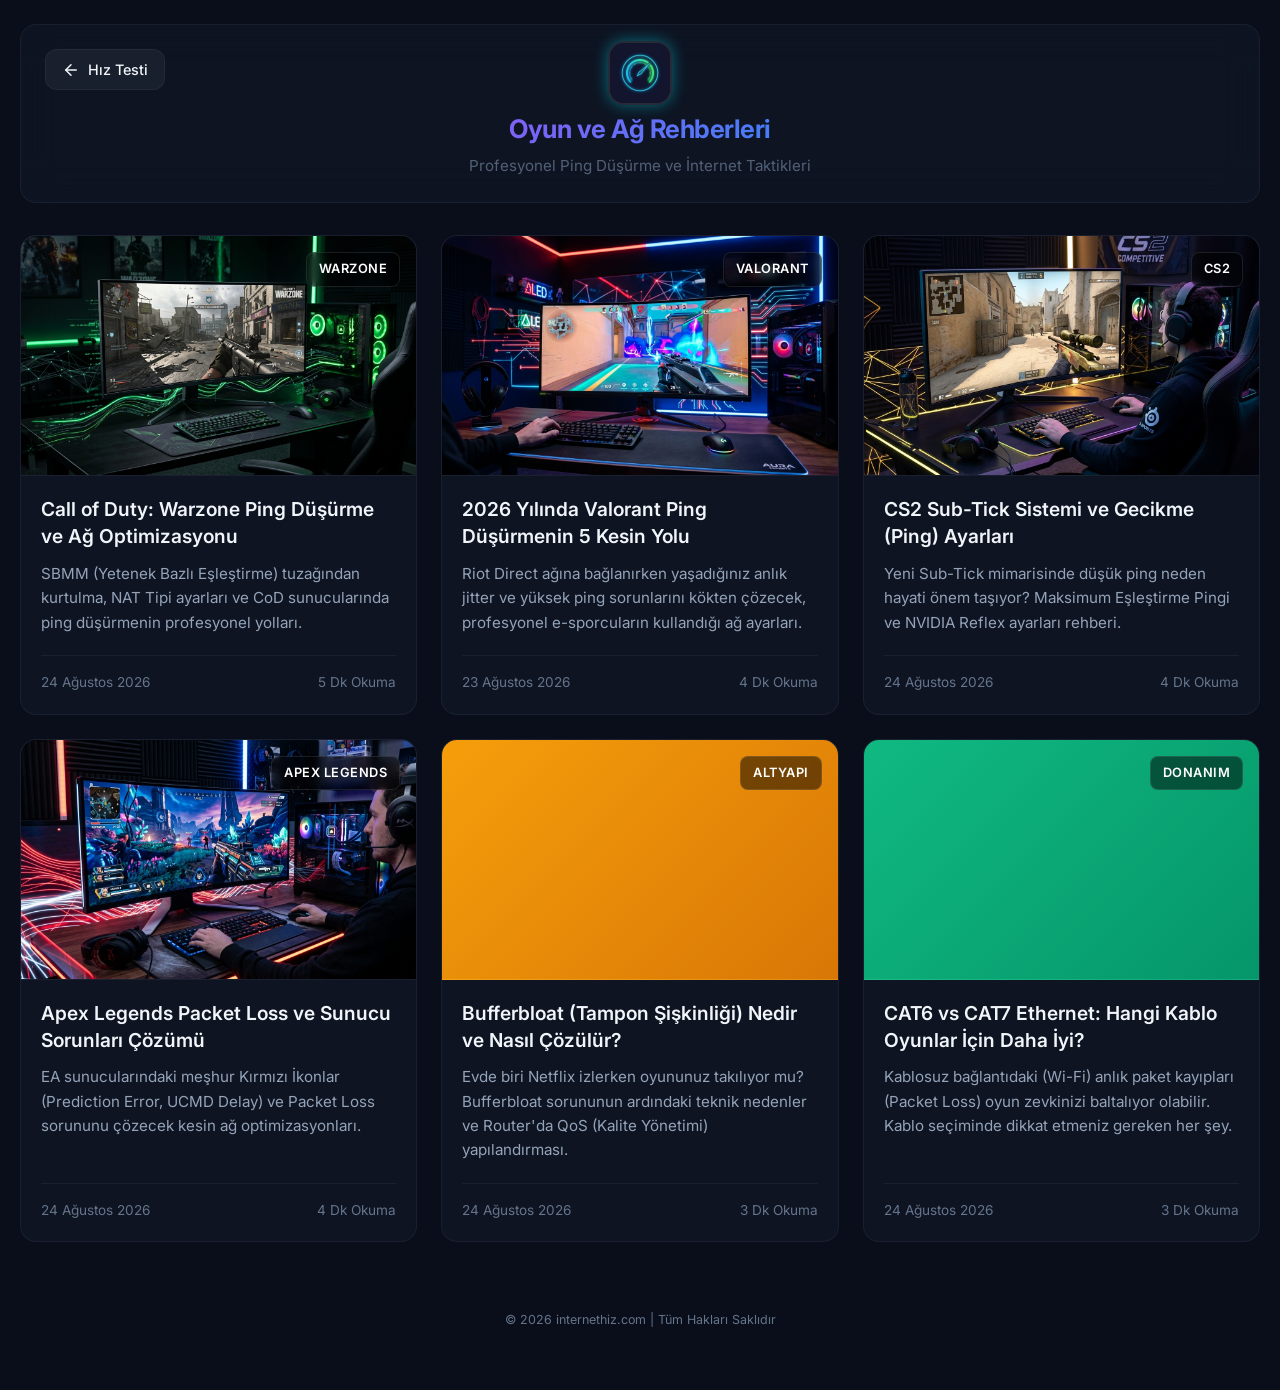
<file: blog/index.html>
<!DOCTYPE html>
<html lang="tr">
<head>
    <meta charset="UTF-8">
    <meta name="viewport" content="width=device-width, initial-scale=1.0">
    <title>Oyun ve İnternet Rehberleri - internethiz.com</title>
    <meta name="description" content="Valorant, CS2, Warzone ve diğer popüler oyunlarda ping düşürme taktikleri, internet hızlandırma rehberleri ve modem ayarları.">
    
    <link rel="preconnect" href="https://fonts.googleapis.com">
    <link rel="preconnect" href="https://fonts.gstatic.com" crossorigin>
    <link href="https://fonts.googleapis.com/css2?family=Inter:wght@300;400;500;600;700;800;900&display=swap" rel="stylesheet">
    <link rel="stylesheet" href="../style.v2.css">
    <link rel="stylesheet" href="blog.v2.css">
</head>
<body>
    <div class="blog-container">
        <!-- Header -->
        <header class="app-header" style="position: relative; flex-direction: column; align-items: center; justify-content: center; text-align: center; padding: 1.5rem 1rem;">
            
            <div style="position: absolute; top: 1.5rem; left: 1.5rem;">
                <a href="../" class="btn-back">
                    <svg width="18" height="18" viewBox="0 0 24 24" fill="none" stroke="currentColor" stroke-width="2" stroke-linecap="round" stroke-linejoin="round">
                        <line x1="19" y1="12" x2="5" y2="12"></line>
                        <polyline points="12 19 5 12 12 5"></polyline>
                    </svg>
                    <span>Hız Testi</span>
                </a>
            </div>

            <div class="logo-icon" style="background: none; padding: 0; margin-bottom: 12px;">
                <img src="../logo.jpg" alt="internethiz.com Logo" style="width: 64px; height: 64px; border-radius: 16px; object-fit: cover; box-shadow: 0 0 15px rgba(0, 242, 254, 0.4); border: 2px solid rgba(255, 255, 255, 0.1);">
            </div>
            <div>
                <h1 class="app-title" style="font-size: 1.6rem; letter-spacing: -0.5px; background: linear-gradient(135deg, #8b5cf6 0%, #3b82f6 100%); -webkit-background-clip: text; -webkit-text-fill-color: transparent;">Oyun ve Ağ Rehberleri</h1>
                <p class="app-subtitle" style="font-size: 0.95rem; opacity: 0.8; margin-top: 4px;">Profesyonel Ping Düşürme ve İnternet Taktikleri</p>
            </div>
        </header>

        <!-- Blog Grid -->
        <section class="blog-grid">
            
            <!-- Article Card 1: Warzone -->
            <a href="warzone-ping-dusurme.html" class="blog-card">
                <div class="blog-card-image" style="background: url('warzone_header.jpg') center/cover no-repeat; border-bottom: 1px solid rgba(255,255,255,0.05);">
                    <span class="blog-category">Warzone</span>
                </div>
                <div class="blog-card-content">
                    <h2 class="blog-card-title">Call of Duty: Warzone Ping Düşürme ve Ağ Optimizasyonu</h2>
                    <p class="blog-card-excerpt">SBMM (Yetenek Bazlı Eşleştirme) tuzağından kurtulma, NAT Tipi ayarları ve CoD sunucularında ping düşürmenin profesyonel yolları.</p>
                    <div class="blog-card-footer">
                        <span class="blog-date">24 Ağustos 2026</span>
                        <span class="blog-read-time">5 Dk Okuma</span>
                    </div>
                </div>
            </a>

            <!-- Article Card 2: Valorant -->
            <a href="valorant-ping-dusurme.html" class="blog-card">
                <div class="blog-card-image" style="background: url('valorant_header.jpg') center/cover no-repeat; border-bottom: 1px solid rgba(255,255,255,0.05);">
                    <span class="blog-category">Valorant</span>
                </div>
                <div class="blog-card-content">
                    <h2 class="blog-card-title">2026 Yılında Valorant Ping Düşürmenin 5 Kesin Yolu</h2>
                    <p class="blog-card-excerpt">Riot Direct ağına bağlanırken yaşadığınız anlık jitter ve yüksek ping sorunlarını kökten çözecek, profesyonel e-sporcuların kullandığı ağ ayarları.</p>
                    <div class="blog-card-footer">
                        <span class="blog-date">23 Ağustos 2026</span>
                        <span class="blog-read-time">4 Dk Okuma</span>
                    </div>
                </div>
            </a>

            <!-- Article Card 3: CS2 -->
            <a href="cs2-gecikme-sorunu.html" class="blog-card">
                <div class="blog-card-image" style="background: url('cs2_header.jpg') center/cover no-repeat; border-bottom: 1px solid rgba(255,255,255,0.05);">
                    <span class="blog-category">CS2</span>
                </div>
                <div class="blog-card-content">
                    <h2 class="blog-card-title">CS2 Sub-Tick Sistemi ve Gecikme (Ping) Ayarları</h2>
                    <p class="blog-card-excerpt">Yeni Sub-Tick mimarisinde düşük ping neden hayati önem taşıyor? Maksimum Eşleştirme Pingi ve NVIDIA Reflex ayarları rehberi.</p>
                    <div class="blog-card-footer">
                        <span class="blog-date">24 Ağustos 2026</span>
                        <span class="blog-read-time">4 Dk Okuma</span>
                    </div>
                </div>
            </a>

            <!-- Article Card 4: Apex Legends -->
            <a href="apex-legends-packet-loss.html" class="blog-card">
                <div class="blog-card-image" style="background: url('apex_header.jpg') center/cover no-repeat; border-bottom: 1px solid rgba(255,255,255,0.05);">
                    <span class="blog-category">Apex Legends</span>
                </div>
                <div class="blog-card-content">
                    <h2 class="blog-card-title">Apex Legends Packet Loss ve Sunucu Sorunları Çözümü</h2>
                    <p class="blog-card-excerpt">EA sunucularındaki meşhur Kırmızı İkonlar (Prediction Error, UCMD Delay) ve Packet Loss sorununu çözecek kesin ağ optimizasyonları.</p>
                    <div class="blog-card-footer">
                        <span class="blog-date">24 Ağustos 2026</span>
                        <span class="blog-read-time">4 Dk Okuma</span>
                    </div>
                </div>
            </a>

            <!-- Article Card 5: Bufferbloat -->
            <a href="bufferbloat-cozumu.html" class="blog-card">
                <div class="blog-card-image" style="background: linear-gradient(135deg, #f59e0b 0%, #d97706 100%); border-bottom: 1px solid rgba(255,255,255,0.05);">
                    <span class="blog-category">Altyapı</span>
                </div>
                <div class="blog-card-content">
                    <h2 class="blog-card-title">Bufferbloat (Tampon Şişkinliği) Nedir ve Nasıl Çözülür?</h2>
                    <p class="blog-card-excerpt">Evde biri Netflix izlerken oyununuz takılıyor mu? Bufferbloat sorununun ardındaki teknik nedenler ve Router'da QoS (Kalite Yönetimi) yapılandırması.</p>
                    <div class="blog-card-footer">
                        <span class="blog-date">24 Ağustos 2026</span>
                        <span class="blog-read-time">3 Dk Okuma</span>
                    </div>
                </div>
            </a>

            <!-- Article Card 6: Ethernet -->
            <a href="cat6-vs-cat7-oyun.html" class="blog-card">
                <div class="blog-card-image" style="background: linear-gradient(135deg, #10b981 0%, #059669 100%); border-bottom: 1px solid rgba(255,255,255,0.05);">
                    <span class="blog-category">Donanım</span>
                </div>
                <div class="blog-card-content">
                    <h2 class="blog-card-title">CAT6 vs CAT7 Ethernet: Hangi Kablo Oyunlar İçin Daha İyi?</h2>
                    <p class="blog-card-excerpt">Kablosuz bağlantıdaki (Wi-Fi) anlık paket kayıpları (Packet Loss) oyun zevkinizi baltalıyor olabilir. Kablo seçiminde dikkat etmeniz gereken her şey.</p>
                    <div class="blog-card-footer">
                        <span class="blog-date">24 Ağustos 2026</span>
                        <span class="blog-read-time">3 Dk Okuma</span>
                    </div>
                </div>
            </a>

        </section>

        <!-- Footer -->
        <footer class="app-footer" style="margin-top: 48px;">
            <p>&copy; 2026 internethiz.com | Tüm Hakları Saklıdır</p>
        </footer>
    </div>
</body>
</html>
</file>
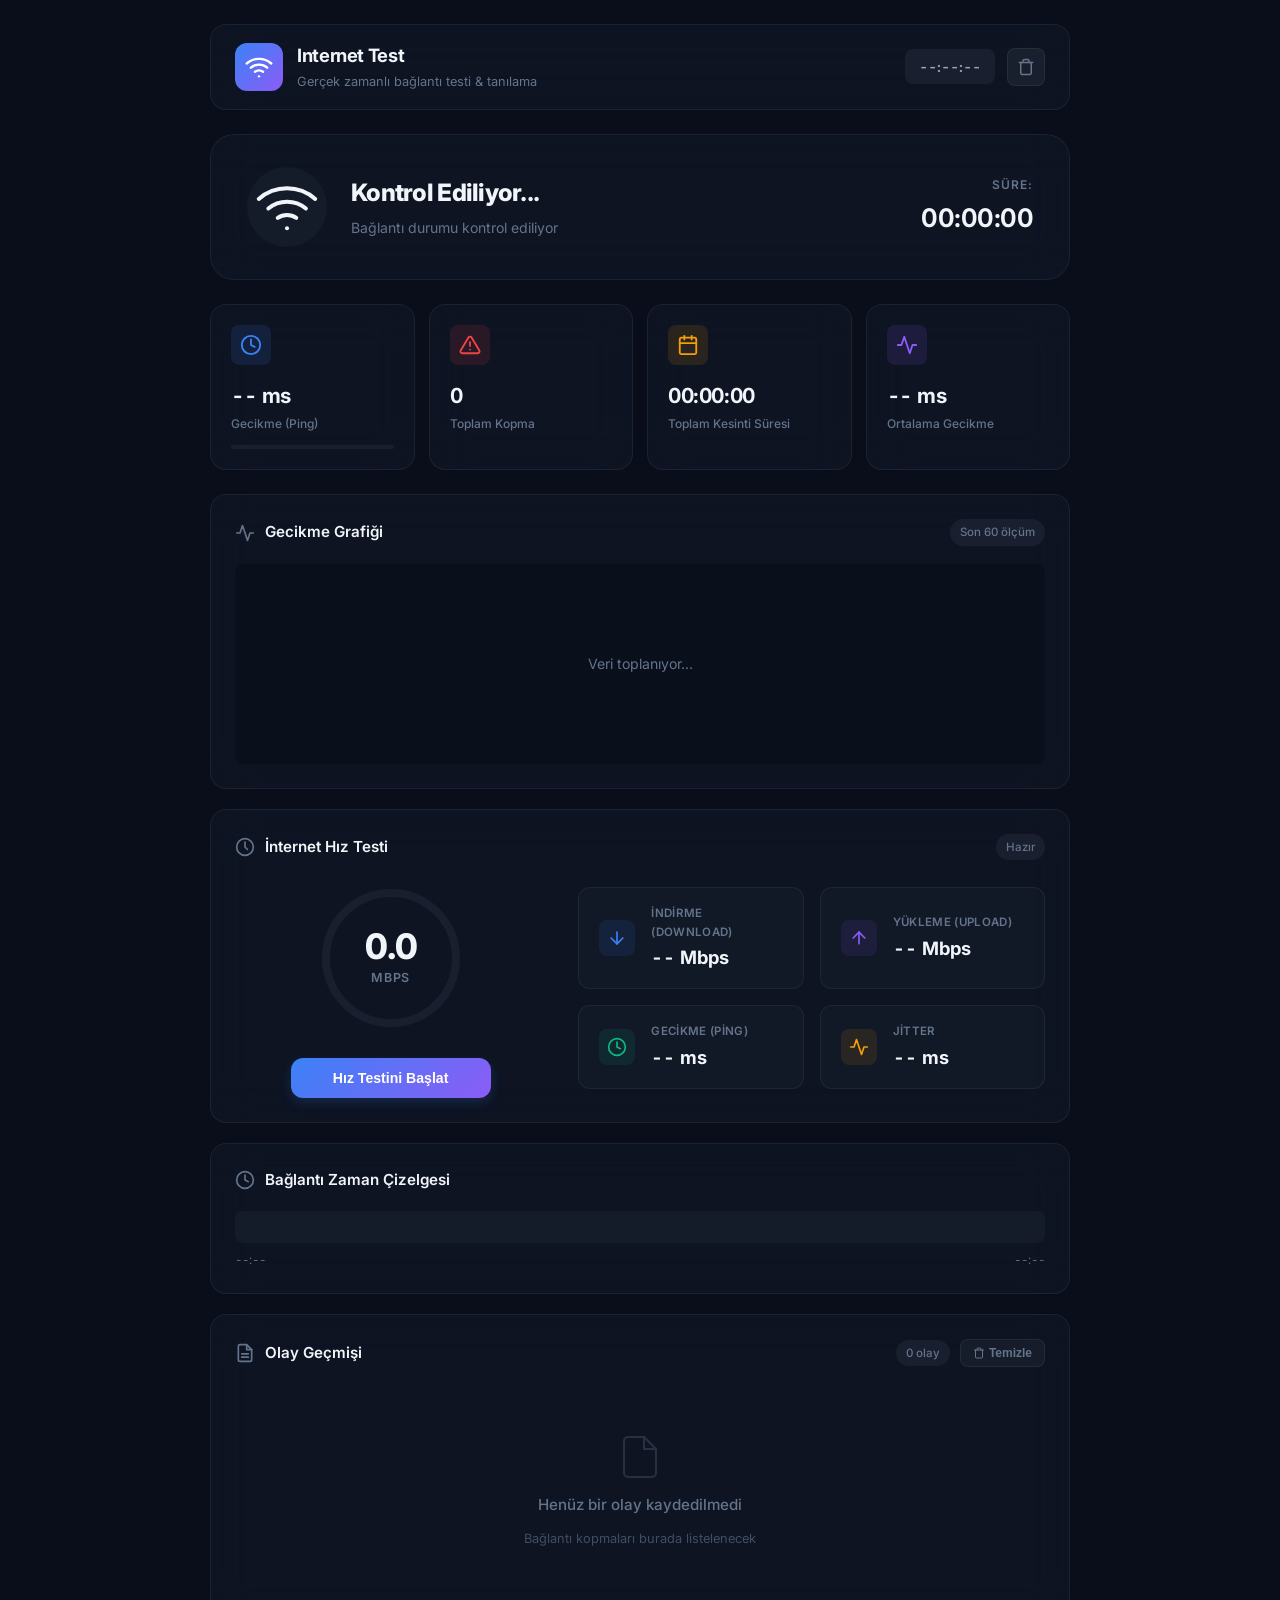
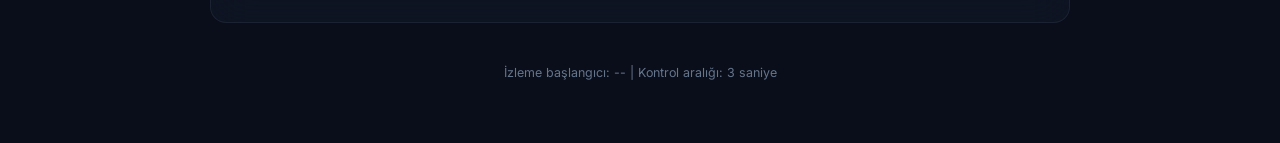
<file: installer/app/index.html>
<!DOCTYPE html>
<html lang="tr">
<head>
    <meta charset="UTF-8">
    <meta name="viewport" content="width=device-width, initial-scale=1.0, maximum-scale=1.0, user-scalable=no, viewport-fit=cover">
    <title>Internet Test</title>
    <meta name="description" content="Gerçek zamanlı internet bağlantı testi, kopma tespiti ve tanılama">

    <!-- PWA -->
    <link rel="manifest" href="manifest.json">
    <meta name="theme-color" content="#0a0e1a">
    <meta name="mobile-web-app-capable" content="yes">

    <!-- iOS PWA -->
    <meta name="apple-mobile-web-app-capable" content="yes">
    <meta name="apple-mobile-web-app-status-bar-style" content="black-translucent">
    <meta name="apple-mobile-web-app-title" content="Internet Test">
    <link rel="apple-touch-icon" href="icon-512.png">

    <!-- Fonts -->
    <link rel="preconnect" href="https://fonts.googleapis.com">
    <link rel="preconnect" href="https://fonts.gstatic.com" crossorigin>
    <link href="https://fonts.googleapis.com/css2?family=Inter:wght@300;400;500;600;700;800;900&display=swap" rel="stylesheet">
    <link rel="stylesheet" href="style.css">
</head>
<body>
    <div class="app-container">
        <!-- Animated background particles -->
        <div class="bg-particles" id="bgParticles"></div>

        <!-- Header -->
        <header class="app-header">
            <div class="header-left">
                <div class="logo-icon">
                    <svg width="28" height="28" viewBox="0 0 24 24" fill="none" stroke="currentColor" stroke-width="2" stroke-linecap="round" stroke-linejoin="round">
                        <path d="M5 12.55a11 11 0 0 1 14.08 0"/>
                        <path d="M1.42 9a16 16 0 0 1 21.16 0"/>
                        <path d="M8.53 16.11a6 6 0 0 1 6.95 0"/>
                        <line x1="12" y1="20" x2="12.01" y2="20"/>
                    </svg>
                </div>
                <div>
                    <h1 class="app-title">Internet Test</h1>
                    <p class="app-subtitle">Gerçek zamanlı bağlantı testi & tanılama</p>
                </div>
            </div>
            <div class="header-right">
                <div class="header-clock" id="headerClock">--:--:--</div>
                <button class="btn-clear" id="btnClear" title="Geçmişi Temizle">
                    <svg width="18" height="18" viewBox="0 0 24 24" fill="none" stroke="currentColor" stroke-width="2" stroke-linecap="round" stroke-linejoin="round">
                        <polyline points="3 6 5 6 21 6"/>
                        <path d="M19 6v14a2 2 0 0 1-2 2H7a2 2 0 0 1-2-2V6m3 0V4a2 2 0 0 1 2-2h4a2 2 0 0 1 2 2v2"/>
                    </svg>
                </button>
            </div>
        </header>

        <!-- Main Status Card -->
        <section class="status-section">
            <div class="status-card" id="statusCard">
                <div class="status-glow" id="statusGlow"></div>
                <div class="status-icon-wrapper">
                    <div class="status-icon" id="statusIcon">
                        <div class="pulse-ring" id="pulseRing"></div>
                        <svg id="iconConnected" class="icon-svg" width="64" height="64" viewBox="0 0 24 24" fill="none" stroke="currentColor" stroke-width="1.5" stroke-linecap="round" stroke-linejoin="round">
                            <path d="M5 12.55a11 11 0 0 1 14.08 0"/>
                            <path d="M1.42 9a16 16 0 0 1 21.16 0"/>
                            <path d="M8.53 16.11a6 6 0 0 1 6.95 0"/>
                            <line x1="12" y1="20" x2="12.01" y2="20"/>
                        </svg>
                        <svg id="iconDisconnected" class="icon-svg hidden" width="64" height="64" viewBox="0 0 24 24" fill="none" stroke="currentColor" stroke-width="1.5" stroke-linecap="round" stroke-linejoin="round">
                            <line x1="1" y1="1" x2="23" y2="23"/>
                            <path d="M16.72 11.06A10.94 10.94 0 0 1 19 12.55"/>
                            <path d="M5 12.55a10.94 10.94 0 0 1 5.17-2.39"/>
                            <path d="M10.71 5.05A16 16 0 0 1 22.56 9"/>
                            <path d="M1.42 9a15.91 15.91 0 0 1 4.7-2.88"/>
                            <path d="M8.53 16.11a6 6 0 0 1 6.95 0"/>
                            <line x1="12" y1="20" x2="12.01" y2="20"/>
                        </svg>
                    </div>
                </div>
                <div class="status-text-wrapper">
                    <h2 class="status-label" id="statusLabel">Kontrol Ediliyor...</h2>
                    <p class="status-detail" id="statusDetail">Bağlantı durumu kontrol ediliyor</p>
                </div>
                <div class="status-uptime" id="statusUptime">
                    <span class="uptime-label">Süre:</span>
                    <span class="uptime-value" id="uptimeValue">00:00:00</span>
                </div>
            </div>
        </section>

        <!-- Stats Grid -->
        <section class="stats-grid">
            <div class="stat-card" id="statLatency">
                <div class="stat-icon latency-icon">
                    <svg width="22" height="22" viewBox="0 0 24 24" fill="none" stroke="currentColor" stroke-width="2" stroke-linecap="round" stroke-linejoin="round">
                        <circle cx="12" cy="12" r="10"/>
                        <polyline points="12 6 12 12 16 14"/>
                    </svg>
                </div>
                <div class="stat-content">
                    <span class="stat-value" id="latencyValue">-- ms</span>
                    <span class="stat-label">Gecikme (Ping)</span>
                </div>
                <div class="stat-bar">
                    <div class="stat-bar-fill latency-bar" id="latencyBar"></div>
                </div>
            </div>

            <div class="stat-card" id="statDisconnects">
                <div class="stat-icon disconnect-icon">
                    <svg width="22" height="22" viewBox="0 0 24 24" fill="none" stroke="currentColor" stroke-width="2" stroke-linecap="round" stroke-linejoin="round">
                        <path d="M10.29 3.86L1.82 18a2 2 0 0 0 1.71 3h16.94a2 2 0 0 0 1.71-3L13.71 3.86a2 2 0 0 0-3.42 0z"/>
                        <line x1="12" y1="9" x2="12" y2="13"/>
                        <line x1="12" y1="17" x2="12.01" y2="17"/>
                    </svg>
                </div>
                <div class="stat-content">
                    <span class="stat-value" id="disconnectCount">0</span>
                    <span class="stat-label">Toplam Kopma</span>
                </div>
            </div>

            <div class="stat-card" id="statTotalDown">
                <div class="stat-icon downtime-icon">
                    <svg width="22" height="22" viewBox="0 0 24 24" fill="none" stroke="currentColor" stroke-width="2" stroke-linecap="round" stroke-linejoin="round">
                        <rect x="3" y="4" width="18" height="18" rx="2" ry="2"/>
                        <line x1="16" y1="2" x2="16" y2="6"/>
                        <line x1="8" y1="2" x2="8" y2="6"/>
                        <line x1="3" y1="10" x2="21" y2="10"/>
                    </svg>
                </div>
                <div class="stat-content">
                    <span class="stat-value" id="totalDowntime">00:00:00</span>
                    <span class="stat-label">Toplam Kesinti Süresi</span>
                </div>
            </div>

            <div class="stat-card" id="statAvgLatency">
                <div class="stat-icon avg-icon">
                    <svg width="22" height="22" viewBox="0 0 24 24" fill="none" stroke="currentColor" stroke-width="2" stroke-linecap="round" stroke-linejoin="round">
                        <polyline points="22 12 18 12 15 21 9 3 6 12 2 12"/>
                    </svg>
                </div>
                <div class="stat-content">
                    <span class="stat-value" id="avgLatency">-- ms</span>
                    <span class="stat-label">Ortalama Gecikme</span>
                </div>
            </div>
        </section>

        <!-- Latency Chart -->
        <section class="chart-section">
            <div class="section-header">
                <h3 class="section-title">
                    <svg width="20" height="20" viewBox="0 0 24 24" fill="none" stroke="currentColor" stroke-width="2" stroke-linecap="round" stroke-linejoin="round">
                        <polyline points="22 12 18 12 15 21 9 3 6 12 2 12"/>
                    </svg>
                    Gecikme Grafiği
                </h3>
                <span class="section-badge" id="chartInterval">Son 60 ölçüm</span>
            </div>
            <div class="chart-container">
                <canvas id="latencyChart"></canvas>
                <div class="chart-overlay" id="chartOverlay">
                    <p>Veri toplanıyor...</p>
                </div>
            </div>
        </section>

        <!-- Speed Test Section -->
        <section class="speed-test-section">
            <div class="section-header">
                <h3 class="section-title">
                    <svg width="20" height="20" viewBox="0 0 24 24" fill="none" stroke="currentColor" stroke-width="2" stroke-linecap="round" stroke-linejoin="round">
                        <circle cx="12" cy="12" r="10"/>
                        <polyline points="12 6 12 12 15 15"/>
                    </svg>
                    İnternet Hız Testi
                </h3>
                <span class="section-badge" id="speedTestStatus">Hazır</span>
            </div>
            
            <div class="speed-test-container">
                <!-- Gauge / Progress Dial -->
                <div class="speed-gauge-wrapper">
                    <div class="speed-gauge" id="speedGauge">
                        <svg class="gauge-ring" width="150" height="150" viewBox="0 0 150 150">
                            <circle class="gauge-ring-background" cx="75" cy="75" r="65" stroke-width="8" fill="transparent"/>
                            <g class="gauge-spinner-group" id="gaugeSpinnerGroup">
                                <circle class="gauge-ring-fill" id="gaugeFill" cx="75" cy="75" r="65" stroke-width="8" fill="transparent" stroke-dasharray="408" stroke-dashoffset="408"/>
                            </g>
                        </svg>
                        <div class="gauge-content">
                            <span class="gauge-value" id="gaugeValue">0.0</span>
                            <span class="gauge-unit" id="gaugeUnit">Mbps</span>
                        </div>
                    </div>
                    <button class="btn-speed-test" id="btnStartSpeedTest">Hız Testini Başlat</button>
                </div>
                
                <!-- Metrics Grid -->
                <div class="speed-metrics">
                    <div class="speed-metric-card" id="metricDownload">
                        <div class="metric-icon download">
                            <svg width="20" height="20" viewBox="0 0 24 24" fill="none" stroke="currentColor" stroke-width="2" stroke-linecap="round" stroke-linejoin="round">
                                <line x1="12" y1="5" x2="12" y2="19"/>
                                <polyline points="19 12 12 19 5 12"/>
                            </svg>
                        </div>
                        <div class="metric-info">
                            <span class="metric-label">İndirme (Download)</span>
                            <span class="metric-value" id="speedDownload">-- Mbps</span>
                        </div>
                    </div>
                    
                    <div class="speed-metric-card" id="metricUpload">
                        <div class="metric-icon upload">
                            <svg width="20" height="20" viewBox="0 0 24 24" fill="none" stroke="currentColor" stroke-width="2" stroke-linecap="round" stroke-linejoin="round">
                                <line x1="12" y1="19" x2="12" y2="5"/>
                                <polyline points="5 12 12 5 19 12"/>
                            </svg>
                        </div>
                        <div class="metric-info">
                            <span class="metric-label">Yükleme (Upload)</span>
                            <span class="metric-value" id="speedUpload">-- Mbps</span>
                        </div>
                    </div>
                    
                    <div class="speed-metric-card" id="metricPing">
                        <div class="metric-icon ping">
                            <svg width="20" height="20" viewBox="0 0 24 24" fill="none" stroke="currentColor" stroke-width="2" stroke-linecap="round" stroke-linejoin="round">
                                <circle cx="12" cy="12" r="10"/>
                                <polyline points="12 6 12 12 16 14"/>
                            </svg>
                        </div>
                        <div class="metric-info">
                            <span class="metric-label">Gecikme (Ping)</span>
                            <span class="metric-value" id="speedPing">-- ms</span>
                        </div>
                    </div>
                    
                    <div class="speed-metric-card" id="metricJitter">
                        <div class="metric-icon jitter">
                            <svg width="20" height="20" viewBox="0 0 24 24" fill="none" stroke="currentColor" stroke-width="2" stroke-linecap="round" stroke-linejoin="round">
                                <polyline points="22 12 18 12 15 21 9 3 6 12 2 12"/>
                            </svg>
                        </div>
                        <div class="metric-info">
                            <span class="metric-label">Jitter</span>
                            <span class="metric-value" id="speedJitter">-- ms</span>
                        </div>
                    </div>
                </div>
            </div>
        </section>

        <!-- Connection Timeline -->
        <section class="timeline-section">
            <div class="section-header">
                <h3 class="section-title">
                    <svg width="20" height="20" viewBox="0 0 24 24" fill="none" stroke="currentColor" stroke-width="2" stroke-linecap="round" stroke-linejoin="round">
                        <circle cx="12" cy="12" r="10"/>
                        <polyline points="12 6 12 12 16 14"/>
                    </svg>
                    Bağlantı Zaman Çizelgesi
                </h3>
            </div>
            <div class="timeline-bar-container">
                <div class="timeline-bar" id="timelineBar"></div>
                <div class="timeline-labels">
                    <span id="timelineStart">--:--</span>
                    <span id="timelineEnd">--:--</span>
                </div>
            </div>
        </section>

        <!-- Diagnostics Panel -->
        <section class="diag-section" id="diagSection" style="display:none;">
            <div class="section-header">
                <h3 class="section-title">
                    <svg width="20" height="20" viewBox="0 0 24 24" fill="none" stroke="currentColor" stroke-width="2" stroke-linecap="round" stroke-linejoin="round">
                        <path d="M9 11l3 3L22 4"/>
                        <path d="M21 12v7a2 2 0 0 1-2 2H5a2 2 0 0 1-2-2V5a2 2 0 0 1 2-2h11"/>
                    </svg>
                    Kopma Tanılama
                </h3>
                <span class="diag-status-badge" id="diagStatusBadge">Çalışıyor...</span>
            </div>
            <div class="diag-result-card" id="diagResultCard">
                <div class="diag-verdict" id="diagVerdict">
                    <div class="diag-verdict-icon" id="diagVerdictIcon">🔍</div>
                    <div class="diag-verdict-text">
                        <h4 id="diagVerdictTitle">Tanılama çalışıyor...</h4>
                        <p id="diagVerdictDesc">Bağlantı sorunlarının kaynağı tespit ediliyor</p>
                    </div>
                </div>
                <div class="diag-tests" id="diagTests">
                    <!-- Tests will be rendered here -->
                </div>
                <div class="diag-info" id="diagInfo">
                    <!-- Connection info will be shown here -->
                </div>
            </div>
        </section>

        <!-- Event Log -->
        <section class="log-section">
            <div class="section-header">
                <h3 class="section-title">
                    <svg width="20" height="20" viewBox="0 0 24 24" fill="none" stroke="currentColor" stroke-width="2" stroke-linecap="round" stroke-linejoin="round">
                        <path d="M14 2H6a2 2 0 0 0-2 2v16a2 2 0 0 0 2 2h12a2 2 0 0 0 2-2V8z"/>
                        <polyline points="14 2 14 8 20 8"/>
                        <line x1="16" y1="13" x2="8" y2="13"/>
                        <line x1="16" y1="17" x2="8" y2="17"/>
                    </svg>
                    Olay Geçmişi
                </h3>
                <div class="log-actions">
                    <span class="section-badge" id="eventCount">0 olay</span>
                    <button class="btn-clear-log" id="btnClearLog" title="Geçmişi Temizle">
                        <svg width="12" height="12" viewBox="0 0 24 24" fill="none" stroke="currentColor" stroke-width="2" stroke-linecap="round" stroke-linejoin="round" style="margin-right: 4px;">
                            <polyline points="3 6 5 6 21 6"/>
                            <path d="M19 6v14a2 2 0 0 1-2 2H7a2 2 0 0 1-2-2V6m3 0V4a2 2 0 0 1 2-2h4a2 2 0 0 1 2 2v2"/>
                        </svg>
                        Temizle
                    </button>
                </div>
            </div>
            <div class="log-container" id="logContainer">
                <div class="log-empty" id="logEmpty">
                    <svg width="48" height="48" viewBox="0 0 24 24" fill="none" stroke="currentColor" stroke-width="1" stroke-linecap="round" stroke-linejoin="round">
                        <path d="M14 2H6a2 2 0 0 0-2 2v16a2 2 0 0 0 2 2h12a2 2 0 0 0 2-2V8z"/>
                        <polyline points="14 2 14 8 20 8"/>
                    </svg>
                    <p>Henüz bir olay kaydedilmedi</p>
                    <span>Bağlantı kopmaları burada listelenecek</span>
                </div>
            </div>
        </section>

        <!-- Footer -->
        <footer class="app-footer">
            <p>İzleme başlangıcı: <span id="monitorStart">--</span> | Kontrol aralığı: <span id="checkInterval">3 saniye</span></p>
        </footer>
    </div>

    <!-- Audio notification -->
    <audio id="disconnectSound" preload="auto">
        <source src="[data-uri]" type="audio/wav">
    </audio>

    <script src="app.js"></script>
</body>
</html>
</file>
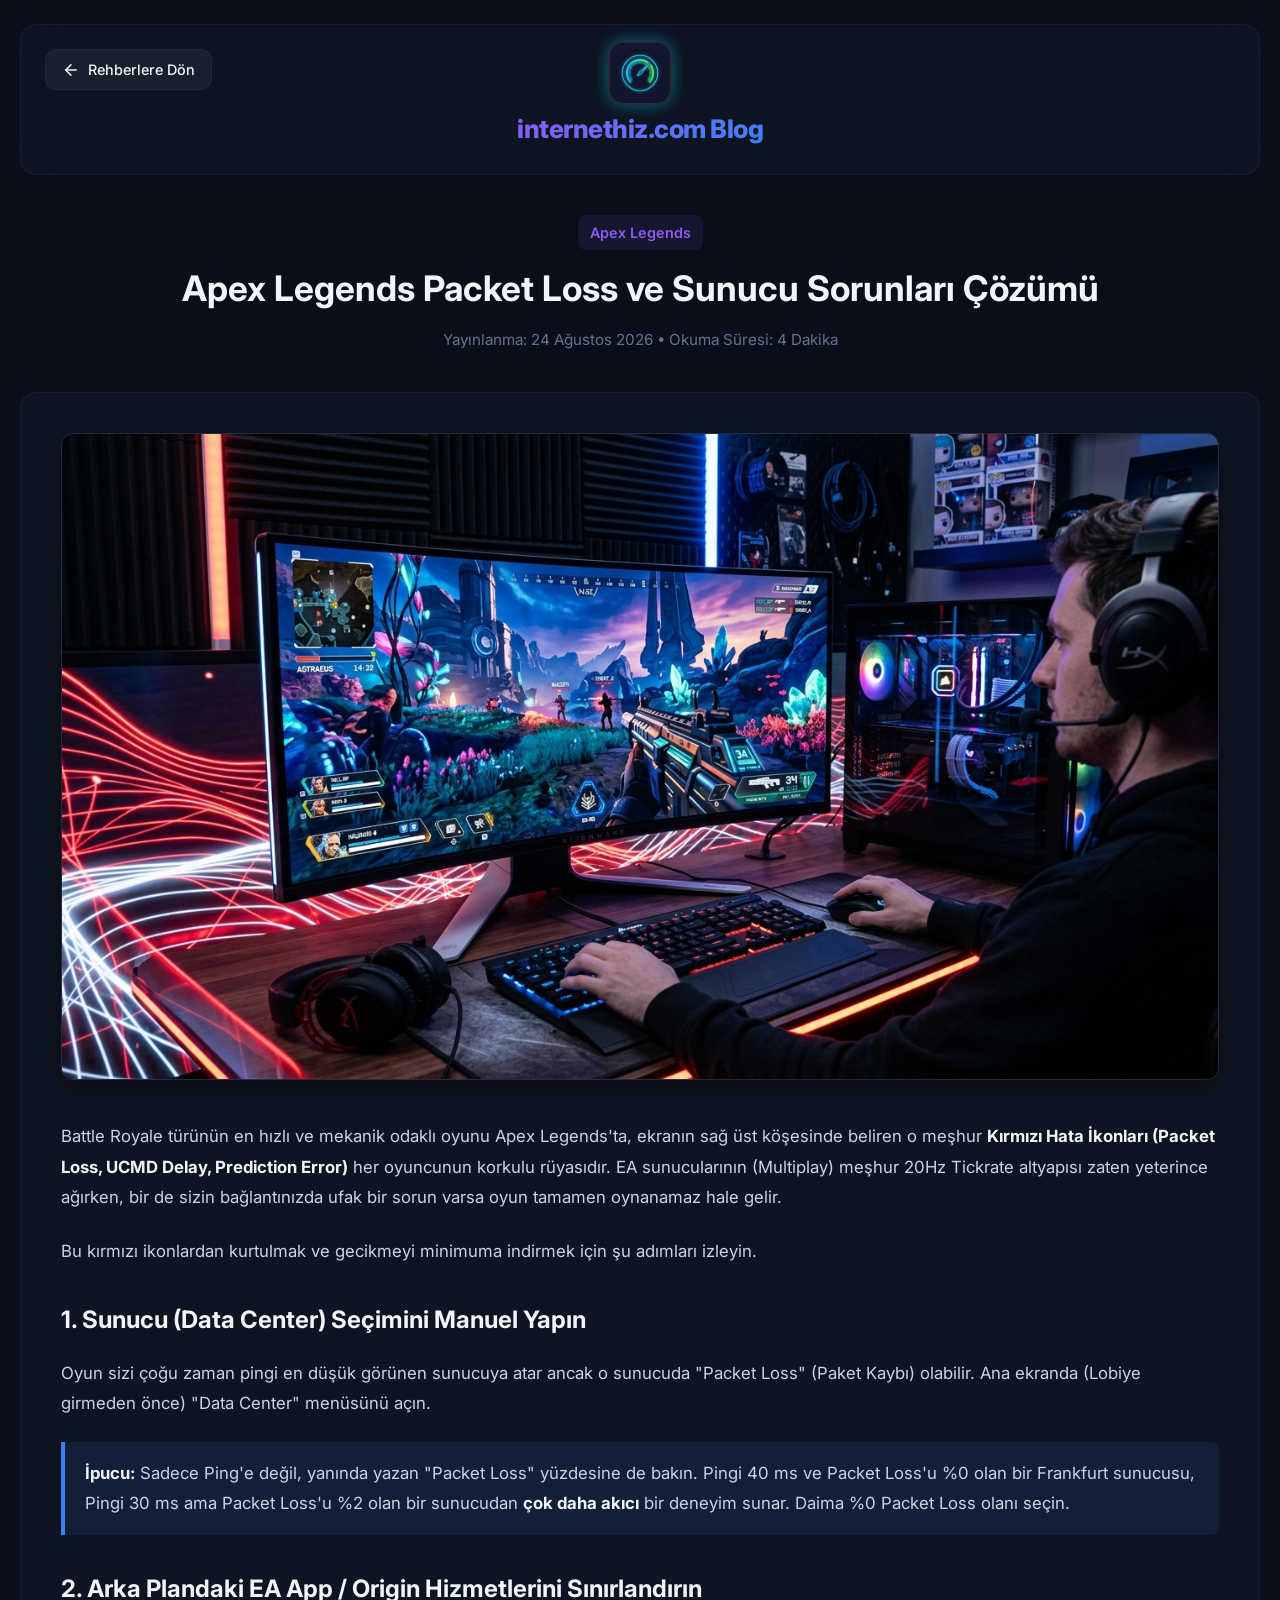
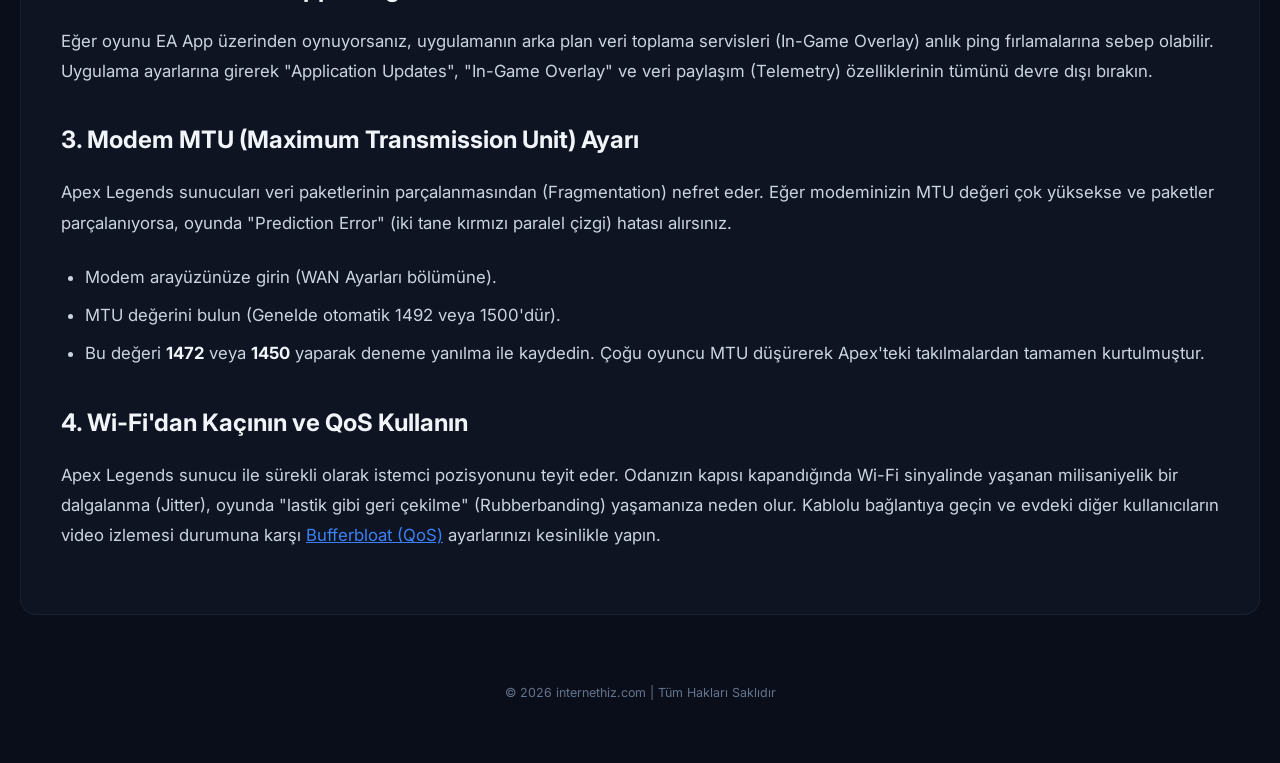
<file: blog/apex-legends-packet-loss.html>
<!DOCTYPE html>
<html lang="tr">
<head>
    <meta charset="UTF-8">
    <meta name="viewport" content="width=device-width, initial-scale=1.0">
    <title>Apex Legends Packet Loss ve Sunucu Gecikmesi Çözümleri - internethiz.com</title>
    <meta name="description" content="Apex Legends'ta kırmızı ikonlar, yüksek ping, packet loss ve EA sunucu kopmaları yaşıyorsanız uygulamanız gereken kesin ağ ayarları.">
    
    <link rel="preconnect" href="https://fonts.googleapis.com">
    <link rel="preconnect" href="https://fonts.gstatic.com" crossorigin>
    <link href="https://fonts.googleapis.com/css2?family=Inter:wght@300;400;500;600;700;800;900&display=swap" rel="stylesheet">
    <link rel="stylesheet" href="../style.v2.css">
    <link rel="stylesheet" href="blog.v2.css">
</head>
<body>
    <div class="blog-container">
        <!-- Header -->
        <header class="app-header" style="position: relative; flex-direction: column; align-items: center; justify-content: center; text-align: center; padding: 1.5rem 1rem;">
            
            <div style="position: absolute; top: 1.5rem; left: 1.5rem;">
                <a href="index.html" class="btn-back">
                    <svg width="18" height="18" viewBox="0 0 24 24" fill="none" stroke="currentColor" stroke-width="2" stroke-linecap="round" stroke-linejoin="round">
                        <line x1="19" y1="12" x2="5" y2="12"></line>
                        <polyline points="12 19 5 12 12 5"></polyline>
                    </svg>
                    <span>Rehberlere Dön</span>
                </a>
            </div>

            <div class="logo-icon" style="background: none; padding: 0; margin-bottom: 12px;">
                <img src="../logo.jpg" alt="internethiz.com Logo" style="width: 64px; height: 64px; border-radius: 16px; object-fit: cover; box-shadow: 0 0 15px rgba(0, 242, 254, 0.4); border: 2px solid rgba(255, 255, 255, 0.1);">
            </div>
            <div>
                <span class="app-title" style="font-size: 1.6rem; letter-spacing: -0.5px; background: linear-gradient(135deg, #8b5cf6 0%, #3b82f6 100%); -webkit-background-clip: text; -webkit-text-fill-color: transparent; font-weight: 800;">internethiz.com Blog</span>
            </div>
        </header>

        <!-- Article Header -->
        <div class="article-header">
            <span class="article-category">Apex Legends</span>
            <h1 class="article-title">Apex Legends Packet Loss ve Sunucu Sorunları Çözümü</h1>
            <div class="article-meta">
                Yayınlanma: 24 Ağustos 2026 &bull; Okuma Süresi: 4 Dakika
            </div>
        </div>

        <!-- Article Content -->
        <article class="article-content">
            <img src="apex_header.jpg" alt="Apex Legends Packet Loss" style="width:100%; border-radius:12px; margin-bottom: 32px; box-shadow: 0 8px 24px rgba(0,0,0,0.4); border: 1px solid rgba(255,255,255,0.1);">
            <p>Battle Royale türünün en hızlı ve mekanik odaklı oyunu Apex Legends'ta, ekranın sağ üst köşesinde beliren o meşhur <strong>Kırmızı Hata İkonları (Packet Loss, UCMD Delay, Prediction Error)</strong> her oyuncunun korkulu rüyasıdır. EA sunucularının (Multiplay) meşhur 20Hz Tickrate altyapısı zaten yeterince ağırken, bir de sizin bağlantınızda ufak bir sorun varsa oyun tamamen oynanamaz hale gelir.</p>

            <p>Bu kırmızı ikonlardan kurtulmak ve gecikmeyi minimuma indirmek için şu adımları izleyin.</p>

            <h2>1. Sunucu (Data Center) Seçimini Manuel Yapın</h2>
            <p>Oyun sizi çoğu zaman pingi en düşük görünen sunucuya atar ancak o sunucuda "Packet Loss" (Paket Kaybı) olabilir. Ana ekranda (Lobiye girmeden önce) "Data Center" menüsünü açın.</p>
            <div class="highlight-box">
                <strong>İpucu:</strong> Sadece Ping'e değil, yanında yazan "Packet Loss" yüzdesine de bakın. Pingi 40 ms ve Packet Loss'u %0 olan bir Frankfurt sunucusu, Pingi 30 ms ama Packet Loss'u %2 olan bir sunucudan <strong>çok daha akıcı</strong> bir deneyim sunar. Daima %0 Packet Loss olanı seçin.
            </div>

            <h2>2. Arka Plandaki EA App / Origin Hizmetlerini Sınırlandırın</h2>
            <p>Eğer oyunu EA App üzerinden oynuyorsanız, uygulamanın arka plan veri toplama servisleri (In-Game Overlay) anlık ping fırlamalarına sebep olabilir. Uygulama ayarlarına girerek "Application Updates", "In-Game Overlay" ve veri paylaşım (Telemetry) özelliklerinin tümünü devre dışı bırakın.</p>

            <h2>3. Modem MTU (Maximum Transmission Unit) Ayarı</h2>
            <p>Apex Legends sunucuları veri paketlerinin parçalanmasından (Fragmentation) nefret eder. Eğer modeminizin MTU değeri çok yüksekse ve paketler parçalanıyorsa, oyunda "Prediction Error" (iki tane kırmızı paralel çizgi) hatası alırsınız.</p>
            <ul>
                <li>Modem arayüzünüze girin (WAN Ayarları bölümüne).</li>
                <li>MTU değerini bulun (Genelde otomatik 1492 veya 1500'dür).</li>
                <li>Bu değeri <strong>1472</strong> veya <strong>1450</strong> yaparak deneme yanılma ile kaydedin. Çoğu oyuncu MTU düşürerek Apex'teki takılmalardan tamamen kurtulmuştur.</li>
            </ul>

            <h2>4. Wi-Fi'dan Kaçının ve QoS Kullanın</h2>
            <p>Apex Legends sunucu ile sürekli olarak istemci pozisyonunu teyit eder. Odanızın kapısı kapandığında Wi-Fi sinyalinde yaşanan milisaniyelik bir dalgalanma (Jitter), oyunda "lastik gibi geri çekilme" (Rubberbanding) yaşamanıza neden olur. Kablolu bağlantıya geçin ve evdeki diğer kullanıcıların video izlemesi durumuna karşı <a href="bufferbloat-cozumu.html" style="color: var(--accent-blue);">Bufferbloat (QoS)</a> ayarlarınızı kesinlikle yapın.</p>

        </article>

        <!-- Footer -->
        <footer class="app-footer" style="margin-top: 48px;">
            <p>&copy; 2026 internethiz.com | Tüm Hakları Saklıdır</p>
        </footer>
    </div>
</body>
</html>
</file>
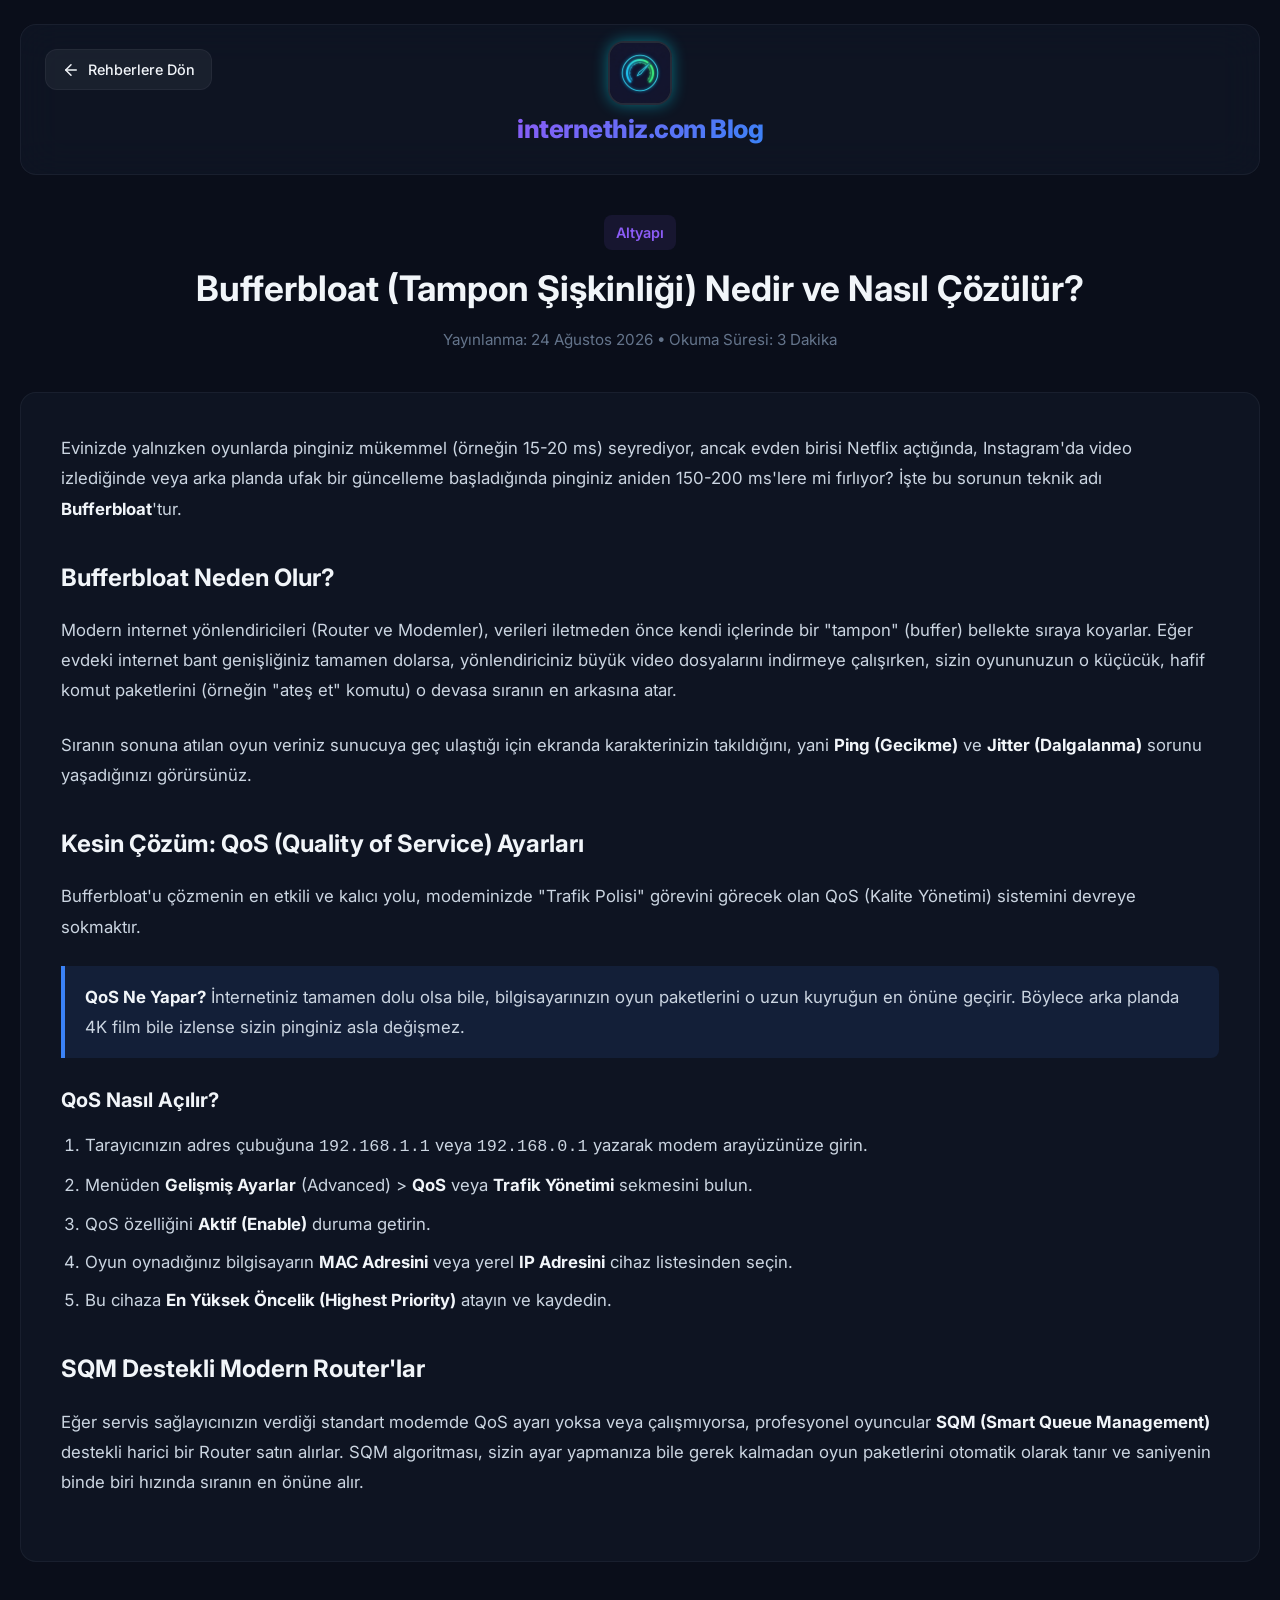
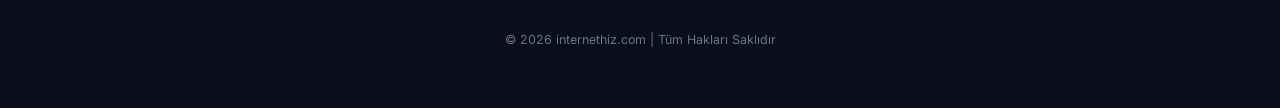
<file: blog/bufferbloat-cozumu.html>
<!DOCTYPE html>
<html lang="tr">
<head>
    <meta charset="UTF-8">
    <meta name="viewport" content="width=device-width, initial-scale=1.0">
    <title>Bufferbloat (Tampon Şişkinliği) Nedir ve Nasıl Çözülür? - internethiz.com</title>
    <meta name="description" content="Evde biri video izlerken veya indirme yaparken oyunlarda yaşanan ani ping fırlamasının (Bufferbloat) sebebi ve QoS ile kesin çözümü.">
    
    <link rel="preconnect" href="https://fonts.googleapis.com">
    <link rel="preconnect" href="https://fonts.gstatic.com" crossorigin>
    <link href="https://fonts.googleapis.com/css2?family=Inter:wght@300;400;500;600;700;800;900&display=swap" rel="stylesheet">
    <link rel="stylesheet" href="../style.v2.css">
    <link rel="stylesheet" href="blog.v2.css">
</head>
<body>
    <div class="blog-container">
        <!-- Header -->
        <header class="app-header" style="position: relative; flex-direction: column; align-items: center; justify-content: center; text-align: center; padding: 1.5rem 1rem;">
            
            <div style="position: absolute; top: 1.5rem; left: 1.5rem;">
                <a href="index.html" class="btn-back">
                    <svg width="18" height="18" viewBox="0 0 24 24" fill="none" stroke="currentColor" stroke-width="2" stroke-linecap="round" stroke-linejoin="round">
                        <line x1="19" y1="12" x2="5" y2="12"></line>
                        <polyline points="12 19 5 12 12 5"></polyline>
                    </svg>
                    <span>Rehberlere Dön</span>
                </a>
            </div>

            <div class="logo-icon" style="background: none; padding: 0; margin-bottom: 12px;">
                <img src="../logo.jpg" alt="internethiz.com Logo" style="width: 64px; height: 64px; border-radius: 16px; object-fit: cover; box-shadow: 0 0 15px rgba(0, 242, 254, 0.4); border: 2px solid rgba(255, 255, 255, 0.1);">
            </div>
            <div>
                <span class="app-title" style="font-size: 1.6rem; letter-spacing: -0.5px; background: linear-gradient(135deg, #8b5cf6 0%, #3b82f6 100%); -webkit-background-clip: text; -webkit-text-fill-color: transparent; font-weight: 800;">internethiz.com Blog</span>
            </div>
        </header>

        <!-- Article Header -->
        <div class="article-header">
            <span class="article-category">Altyapı</span>
            <h1 class="article-title">Bufferbloat (Tampon Şişkinliği) Nedir ve Nasıl Çözülür?</h1>
            <div class="article-meta">
                Yayınlanma: 24 Ağustos 2026 &bull; Okuma Süresi: 3 Dakika
            </div>
        </div>

        <!-- Article Content -->
        <article class="article-content">
            <p>Evinizde yalnızken oyunlarda pinginiz mükemmel (örneğin 15-20 ms) seyrediyor, ancak evden birisi Netflix açtığında, Instagram'da video izlediğinde veya arka planda ufak bir güncelleme başladığında pinginiz aniden 150-200 ms'lere mi fırlıyor? İşte bu sorunun teknik adı <strong>Bufferbloat</strong>'tur.</p>

            <h2>Bufferbloat Neden Olur?</h2>
            <p>Modern internet yönlendiricileri (Router ve Modemler), verileri iletmeden önce kendi içlerinde bir "tampon" (buffer) bellekte sıraya koyarlar. Eğer evdeki internet bant genişliğiniz tamamen dolarsa, yönlendiriciniz büyük video dosyalarını indirmeye çalışırken, sizin oyununuzun o küçücük, hafif komut paketlerini (örneğin "ateş et" komutu) o devasa sıranın en arkasına atar.</p>
            <p>Sıranın sonuna atılan oyun veriniz sunucuya geç ulaştığı için ekranda karakterinizin takıldığını, yani <strong>Ping (Gecikme)</strong> ve <strong>Jitter (Dalgalanma)</strong> sorunu yaşadığınızı görürsünüz.</p>

            <h2>Kesin Çözüm: QoS (Quality of Service) Ayarları</h2>
            <p>Bufferbloat'u çözmenin en etkili ve kalıcı yolu, modeminizde "Trafik Polisi" görevini görecek olan QoS (Kalite Yönetimi) sistemini devreye sokmaktır.</p>
            
            <div class="highlight-box">
                <strong>QoS Ne Yapar?</strong> İnternetiniz tamamen dolu olsa bile, bilgisayarınızın oyun paketlerini o uzun kuyruğun en önüne geçirir. Böylece arka planda 4K film bile izlense sizin pinginiz asla değişmez.
            </div>

            <h3>QoS Nasıl Açılır?</h3>
            <ol>
                <li>Tarayıcınızın adres çubuğuna <code>192.168.1.1</code> veya <code>192.168.0.1</code> yazarak modem arayüzünüze girin.</li>
                <li>Menüden <strong>Gelişmiş Ayarlar</strong> (Advanced) > <strong>QoS</strong> veya <strong>Trafik Yönetimi</strong> sekmesini bulun.</li>
                <li>QoS özelliğini <strong>Aktif (Enable)</strong> duruma getirin.</li>
                <li>Oyun oynadığınız bilgisayarın <strong>MAC Adresini</strong> veya yerel <strong>IP Adresini</strong> cihaz listesinden seçin.</li>
                <li>Bu cihaza <strong>En Yüksek Öncelik (Highest Priority)</strong> atayın ve kaydedin.</li>
            </ol>

            <h2>SQM Destekli Modern Router'lar</h2>
            <p>Eğer servis sağlayıcınızın verdiği standart modemde QoS ayarı yoksa veya çalışmıyorsa, profesyonel oyuncular <strong>SQM (Smart Queue Management)</strong> destekli harici bir Router satın alırlar. SQM algoritması, sizin ayar yapmanıza bile gerek kalmadan oyun paketlerini otomatik olarak tanır ve saniyenin binde biri hızında sıranın en önüne alır.</p>

        </article>

        <!-- Footer -->
        <footer class="app-footer" style="margin-top: 48px;">
            <p>&copy; 2026 internethiz.com | Tüm Hakları Saklıdır</p>
        </footer>
    </div>
</body>
</html>
</file>
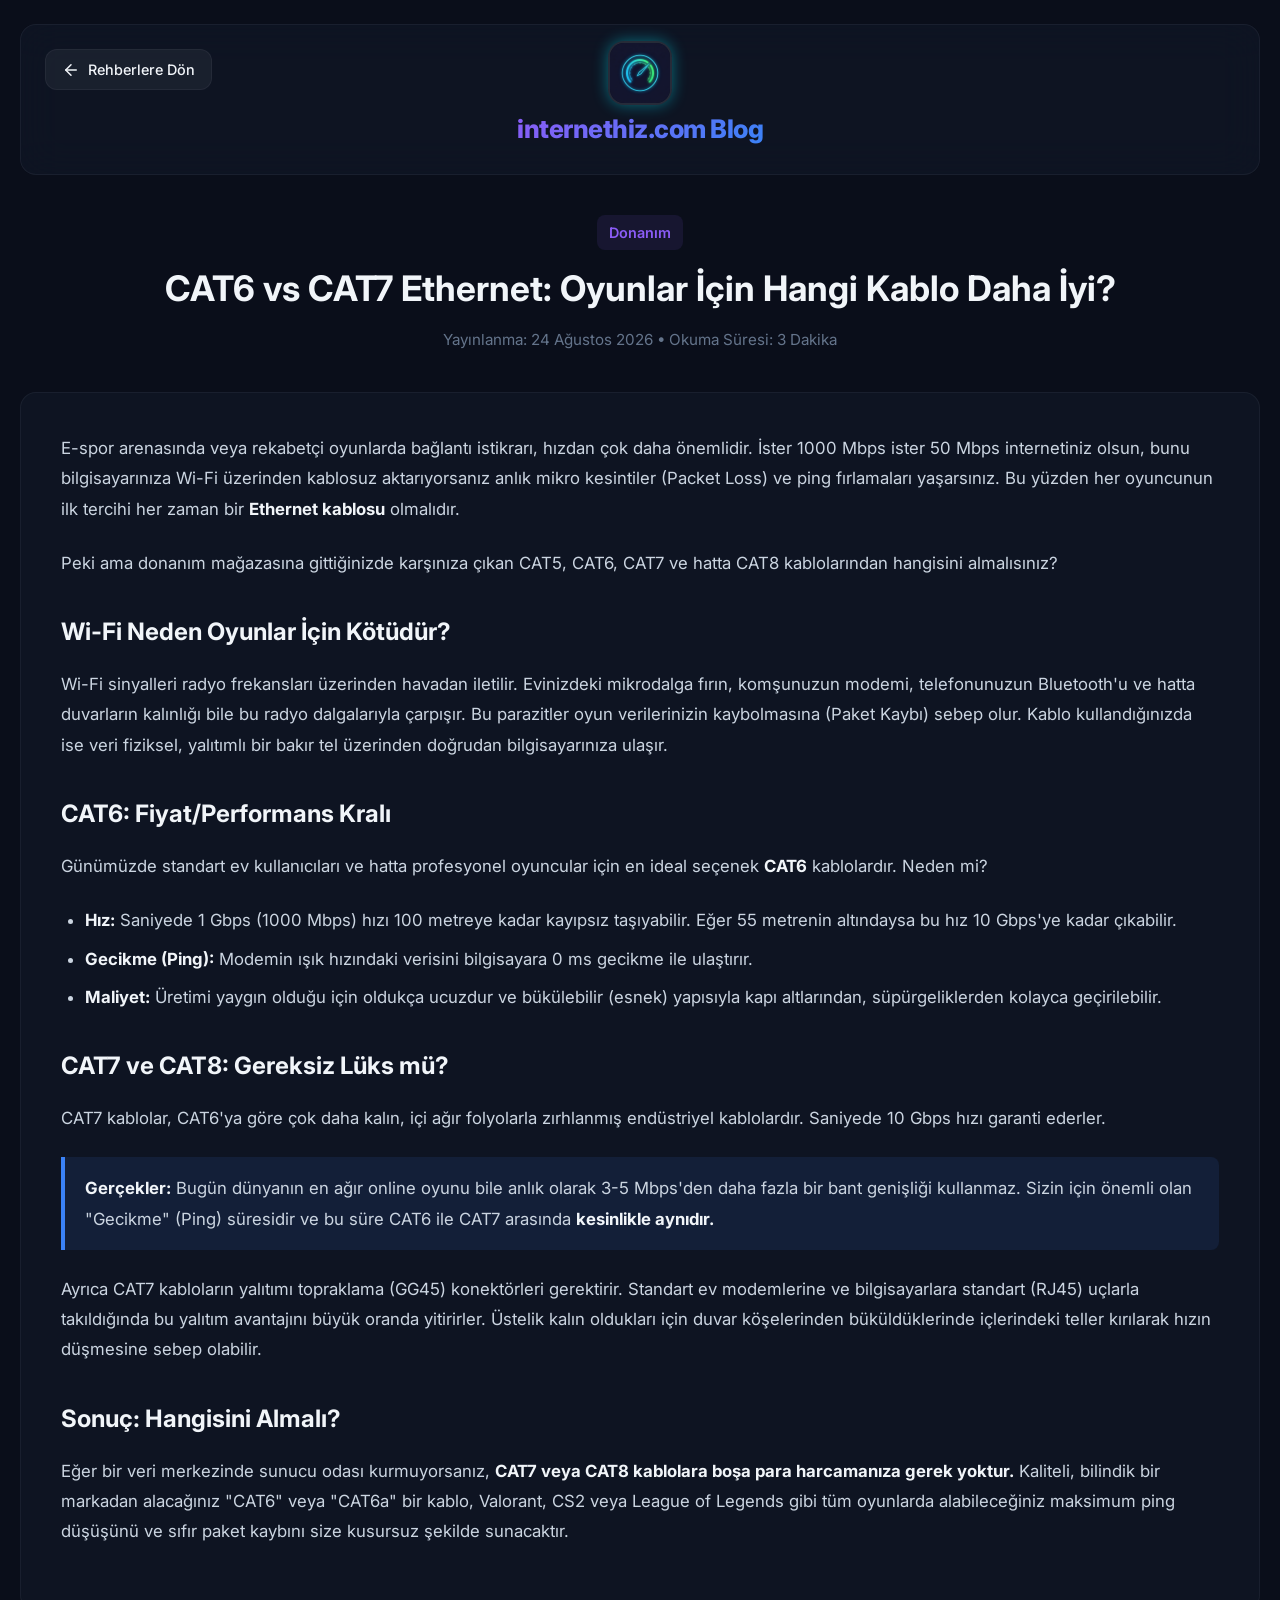
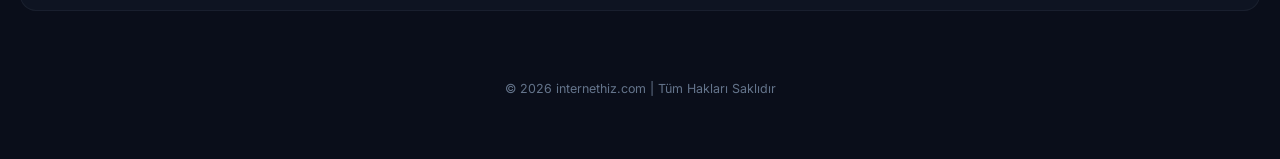
<file: blog/cat6-vs-cat7-oyun.html>
<!DOCTYPE html>
<html lang="tr">
<head>
    <meta charset="UTF-8">
    <meta name="viewport" content="width=device-width, initial-scale=1.0">
    <title>CAT6 vs CAT7 Ethernet: Hangi Kablo Oyunlar İçin Daha İyi? - internethiz.com</title>
    <meta name="description" content="Kablolu internet bağlantısında CAT6 ve CAT7 kabloların oyun performansı (ping ve paket kaybı) üzerindeki etkileri ve doğru kablo seçimi.">
    
    <link rel="preconnect" href="https://fonts.googleapis.com">
    <link rel="preconnect" href="https://fonts.gstatic.com" crossorigin>
    <link href="https://fonts.googleapis.com/css2?family=Inter:wght@300;400;500;600;700;800;900&display=swap" rel="stylesheet">
    <link rel="stylesheet" href="../style.v2.css">
    <link rel="stylesheet" href="blog.v2.css">
</head>
<body>
    <div class="blog-container">
        <!-- Header -->
        <header class="app-header" style="position: relative; flex-direction: column; align-items: center; justify-content: center; text-align: center; padding: 1.5rem 1rem;">
            
            <div style="position: absolute; top: 1.5rem; left: 1.5rem;">
                <a href="index.html" class="btn-back">
                    <svg width="18" height="18" viewBox="0 0 24 24" fill="none" stroke="currentColor" stroke-width="2" stroke-linecap="round" stroke-linejoin="round">
                        <line x1="19" y1="12" x2="5" y2="12"></line>
                        <polyline points="12 19 5 12 12 5"></polyline>
                    </svg>
                    <span>Rehberlere Dön</span>
                </a>
            </div>

            <div class="logo-icon" style="background: none; padding: 0; margin-bottom: 12px;">
                <img src="../logo.jpg" alt="internethiz.com Logo" style="width: 64px; height: 64px; border-radius: 16px; object-fit: cover; box-shadow: 0 0 15px rgba(0, 242, 254, 0.4); border: 2px solid rgba(255, 255, 255, 0.1);">
            </div>
            <div>
                <span class="app-title" style="font-size: 1.6rem; letter-spacing: -0.5px; background: linear-gradient(135deg, #8b5cf6 0%, #3b82f6 100%); -webkit-background-clip: text; -webkit-text-fill-color: transparent; font-weight: 800;">internethiz.com Blog</span>
            </div>
        </header>

        <!-- Article Header -->
        <div class="article-header">
            <span class="article-category">Donanım</span>
            <h1 class="article-title">CAT6 vs CAT7 Ethernet: Oyunlar İçin Hangi Kablo Daha İyi?</h1>
            <div class="article-meta">
                Yayınlanma: 24 Ağustos 2026 &bull; Okuma Süresi: 3 Dakika
            </div>
        </div>

        <!-- Article Content -->
        <article class="article-content">
            <p>E-spor arenasında veya rekabetçi oyunlarda bağlantı istikrarı, hızdan çok daha önemlidir. İster 1000 Mbps ister 50 Mbps internetiniz olsun, bunu bilgisayarınıza Wi-Fi üzerinden kablosuz aktarıyorsanız anlık mikro kesintiler (Packet Loss) ve ping fırlamaları yaşarsınız. Bu yüzden her oyuncunun ilk tercihi her zaman bir <strong>Ethernet kablosu</strong> olmalıdır.</p>
            <p>Peki ama donanım mağazasına gittiğinizde karşınıza çıkan CAT5, CAT6, CAT7 ve hatta CAT8 kablolarından hangisini almalısınız?</p>

            <h2>Wi-Fi Neden Oyunlar İçin Kötüdür?</h2>
            <p>Wi-Fi sinyalleri radyo frekansları üzerinden havadan iletilir. Evinizdeki mikrodalga fırın, komşunuzun modemi, telefonunuzun Bluetooth'u ve hatta duvarların kalınlığı bile bu radyo dalgalarıyla çarpışır. Bu parazitler oyun verilerinizin kaybolmasına (Paket Kaybı) sebep olur. Kablo kullandığınızda ise veri fiziksel, yalıtımlı bir bakır tel üzerinden doğrudan bilgisayarınıza ulaşır.</p>

            <h2>CAT6: Fiyat/Performans Kralı</h2>
            <p>Günümüzde standart ev kullanıcıları ve hatta profesyonel oyuncular için en ideal seçenek <strong>CAT6</strong> kablolardır. Neden mi?</p>
            <ul>
                <li><strong>Hız:</strong> Saniyede 1 Gbps (1000 Mbps) hızı 100 metreye kadar kayıpsız taşıyabilir. Eğer 55 metrenin altındaysa bu hız 10 Gbps'ye kadar çıkabilir.</li>
                <li><strong>Gecikme (Ping):</strong> Modemin ışık hızındaki verisini bilgisayara 0 ms gecikme ile ulaştırır.</li>
                <li><strong>Maliyet:</strong> Üretimi yaygın olduğu için oldukça ucuzdur ve bükülebilir (esnek) yapısıyla kapı altlarından, süpürgeliklerden kolayca geçirilebilir.</li>
            </ul>

            <h2>CAT7 ve CAT8: Gereksiz Lüks mü?</h2>
            <p>CAT7 kablolar, CAT6'ya göre çok daha kalın, içi ağır folyolarla zırhlanmış endüstriyel kablolardır. Saniyede 10 Gbps hızı garanti ederler.</p>
            <div class="highlight-box">
                <strong>Gerçekler:</strong> Bugün dünyanın en ağır online oyunu bile anlık olarak 3-5 Mbps'den daha fazla bir bant genişliği kullanmaz. Sizin için önemli olan "Gecikme" (Ping) süresidir ve bu süre CAT6 ile CAT7 arasında <strong>kesinlikle aynıdır.</strong>
            </div>
            <p>Ayrıca CAT7 kabloların yalıtımı topraklama (GG45) konektörleri gerektirir. Standart ev modemlerine ve bilgisayarlara standart (RJ45) uçlarla takıldığında bu yalıtım avantajını büyük oranda yitirirler. Üstelik kalın oldukları için duvar köşelerinden büküldüklerinde içlerindeki teller kırılarak hızın düşmesine sebep olabilir.</p>

            <h2>Sonuç: Hangisini Almalı?</h2>
            <p>Eğer bir veri merkezinde sunucu odası kurmuyorsanız, <strong>CAT7 veya CAT8 kablolara boşa para harcamanıza gerek yoktur.</strong> Kaliteli, bilindik bir markadan alacağınız "CAT6" veya "CAT6a" bir kablo, Valorant, CS2 veya League of Legends gibi tüm oyunlarda alabileceğiniz maksimum ping düşüşünü ve sıfır paket kaybını size kusursuz şekilde sunacaktır.</p>

        </article>

        <!-- Footer -->
        <footer class="app-footer" style="margin-top: 48px;">
            <p>&copy; 2026 internethiz.com | Tüm Hakları Saklıdır</p>
        </footer>
    </div>
</body>
</html>
</file>
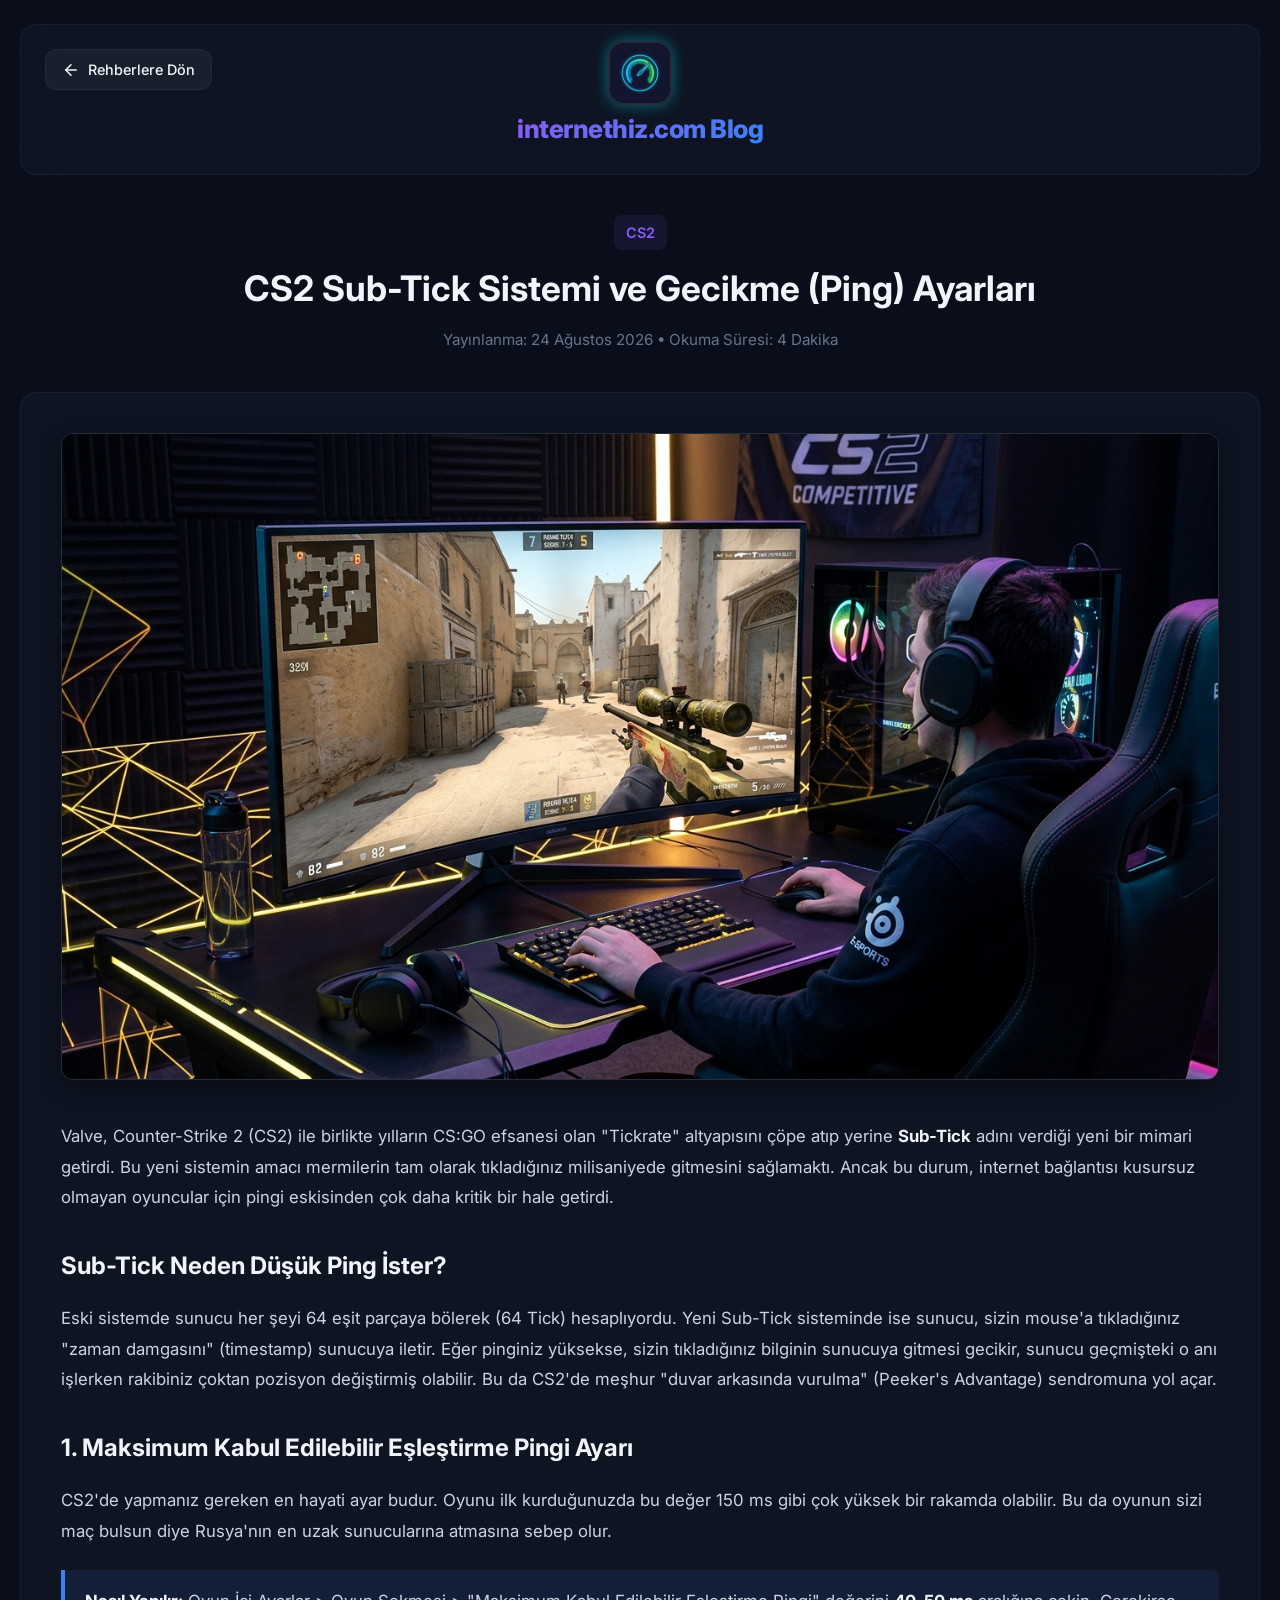
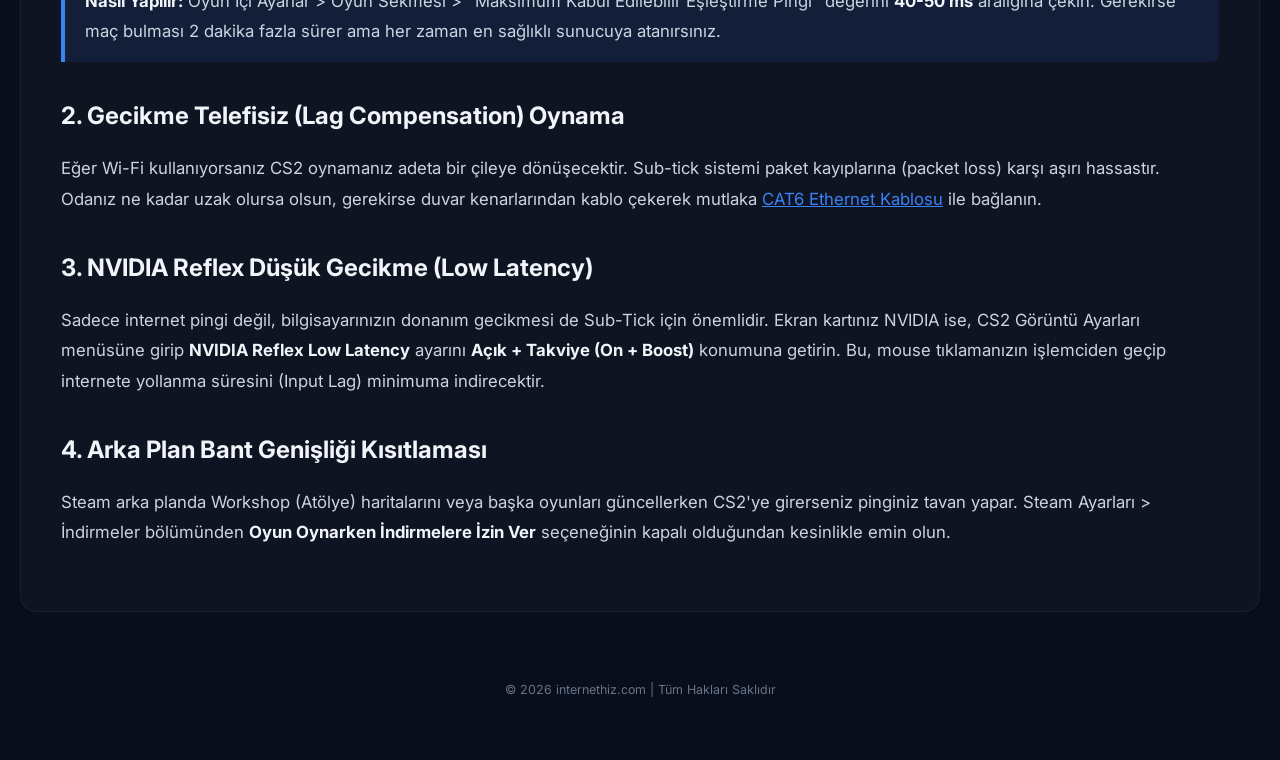
<file: blog/cs2-gecikme-sorunu.html>
<!DOCTYPE html>
<html lang="tr">
<head>
    <meta charset="UTF-8">
    <meta name="viewport" content="width=device-width, initial-scale=1.0">
    <title>CS2 Sub-Tick Sistemi ve Gecikme (Ping) Ayarları - internethiz.com</title>
    <meta name="description" content="Counter-Strike 2 (CS2) yeni Sub-Tick sisteminde düşük ping neden hayati önem taşır? Gecikme önleme ve ağ ayarları rehberi.">
    
    <link rel="preconnect" href="https://fonts.googleapis.com">
    <link rel="preconnect" href="https://fonts.gstatic.com" crossorigin>
    <link href="https://fonts.googleapis.com/css2?family=Inter:wght@300;400;500;600;700;800;900&display=swap" rel="stylesheet">
    <link rel="stylesheet" href="../style.v2.css">
    <link rel="stylesheet" href="blog.v2.css">
</head>
<body>
    <div class="blog-container">
        <!-- Header -->
        <header class="app-header" style="position: relative; flex-direction: column; align-items: center; justify-content: center; text-align: center; padding: 1.5rem 1rem;">
            
            <div style="position: absolute; top: 1.5rem; left: 1.5rem;">
                <a href="index.html" class="btn-back">
                    <svg width="18" height="18" viewBox="0 0 24 24" fill="none" stroke="currentColor" stroke-width="2" stroke-linecap="round" stroke-linejoin="round">
                        <line x1="19" y1="12" x2="5" y2="12"></line>
                        <polyline points="12 19 5 12 12 5"></polyline>
                    </svg>
                    <span>Rehberlere Dön</span>
                </a>
            </div>

            <div class="logo-icon" style="background: none; padding: 0; margin-bottom: 12px;">
                <img src="../logo.jpg" alt="internethiz.com Logo" style="width: 64px; height: 64px; border-radius: 16px; object-fit: cover; box-shadow: 0 0 15px rgba(0, 242, 254, 0.4); border: 2px solid rgba(255, 255, 255, 0.1);">
            </div>
            <div>
                <span class="app-title" style="font-size: 1.6rem; letter-spacing: -0.5px; background: linear-gradient(135deg, #8b5cf6 0%, #3b82f6 100%); -webkit-background-clip: text; -webkit-text-fill-color: transparent; font-weight: 800;">internethiz.com Blog</span>
            </div>
        </header>

        <!-- Article Header -->
        <div class="article-header">
            <span class="article-category">CS2</span>
            <h1 class="article-title">CS2 Sub-Tick Sistemi ve Gecikme (Ping) Ayarları</h1>
            <div class="article-meta">
                Yayınlanma: 24 Ağustos 2026 &bull; Okuma Süresi: 4 Dakika
            </div>
        </div>

        <!-- Article Content -->
        <article class="article-content">
            <img src="cs2_header.jpg" alt="CS2 Gecikme Sorunu" style="width:100%; border-radius:12px; margin-bottom: 32px; box-shadow: 0 8px 24px rgba(0,0,0,0.4); border: 1px solid rgba(255,255,255,0.1);">
            <p>Valve, Counter-Strike 2 (CS2) ile birlikte yılların CS:GO efsanesi olan "Tickrate" altyapısını çöpe atıp yerine <strong>Sub-Tick</strong> adını verdiği yeni bir mimari getirdi. Bu yeni sistemin amacı mermilerin tam olarak tıkladığınız milisaniyede gitmesini sağlamaktı. Ancak bu durum, internet bağlantısı kusursuz olmayan oyuncular için pingi eskisinden çok daha kritik bir hale getirdi.</p>

            <h2>Sub-Tick Neden Düşük Ping İster?</h2>
            <p>Eski sistemde sunucu her şeyi 64 eşit parçaya bölerek (64 Tick) hesaplıyordu. Yeni Sub-Tick sisteminde ise sunucu, sizin mouse'a tıkladığınız "zaman damgasını" (timestamp) sunucuya iletir. Eğer pinginiz yüksekse, sizin tıkladığınız bilginin sunucuya gitmesi gecikir, sunucu geçmişteki o anı işlerken rakibiniz çoktan pozisyon değiştirmiş olabilir. Bu da CS2'de meşhur "duvar arkasında vurulma" (Peeker's Advantage) sendromuna yol açar.</p>

            <h2>1. Maksimum Kabul Edilebilir Eşleştirme Pingi Ayarı</h2>
            <p>CS2'de yapmanız gereken en hayati ayar budur. Oyunu ilk kurduğunuzda bu değer 150 ms gibi çok yüksek bir rakamda olabilir. Bu da oyunun sizi maç bulsun diye Rusya'nın en uzak sunucularına atmasına sebep olur.</p>
            <div class="highlight-box">
                <strong>Nasıl Yapılır:</strong> Oyun İçi Ayarlar > Oyun Sekmesi > "Maksimum Kabul Edilebilir Eşleştirme Pingi" değerini <strong>40-50 ms</strong> aralığına çekin. Gerekirse maç bulması 2 dakika fazla sürer ama her zaman en sağlıklı sunucuya atanırsınız.
            </div>

            <h2>2. Gecikme Telefisiz (Lag Compensation) Oynama</h2>
            <p>Eğer Wi-Fi kullanıyorsanız CS2 oynamanız adeta bir çileye dönüşecektir. Sub-tick sistemi paket kayıplarına (packet loss) karşı aşırı hassastır. Odanız ne kadar uzak olursa olsun, gerekirse duvar kenarlarından kablo çekerek mutlaka <a href="cat6-vs-cat7-oyun.html" style="color: var(--accent-blue);">CAT6 Ethernet Kablosu</a> ile bağlanın.</p>

            <h2>3. NVIDIA Reflex Düşük Gecikme (Low Latency)</h2>
            <p>Sadece internet pingi değil, bilgisayarınızın donanım gecikmesi de Sub-Tick için önemlidir. Ekran kartınız NVIDIA ise, CS2 Görüntü Ayarları menüsüne girip <strong>NVIDIA Reflex Low Latency</strong> ayarını <strong>Açık + Takviye (On + Boost)</strong> konumuna getirin. Bu, mouse tıklamanızın işlemciden geçip internete yollanma süresini (Input Lag) minimuma indirecektir.</p>

            <h2>4. Arka Plan Bant Genişliği Kısıtlaması</h2>
            <p>Steam arka planda Workshop (Atölye) haritalarını veya başka oyunları güncellerken CS2'ye girerseniz pinginiz tavan yapar. Steam Ayarları > İndirmeler bölümünden <strong>Oyun Oynarken İndirmelere İzin Ver</strong> seçeneğinin kapalı olduğundan kesinlikle emin olun.</p>

        </article>

        <!-- Footer -->
        <footer class="app-footer" style="margin-top: 48px;">
            <p>&copy; 2026 internethiz.com | Tüm Hakları Saklıdır</p>
        </footer>
    </div>
</body>
</html>
</file>
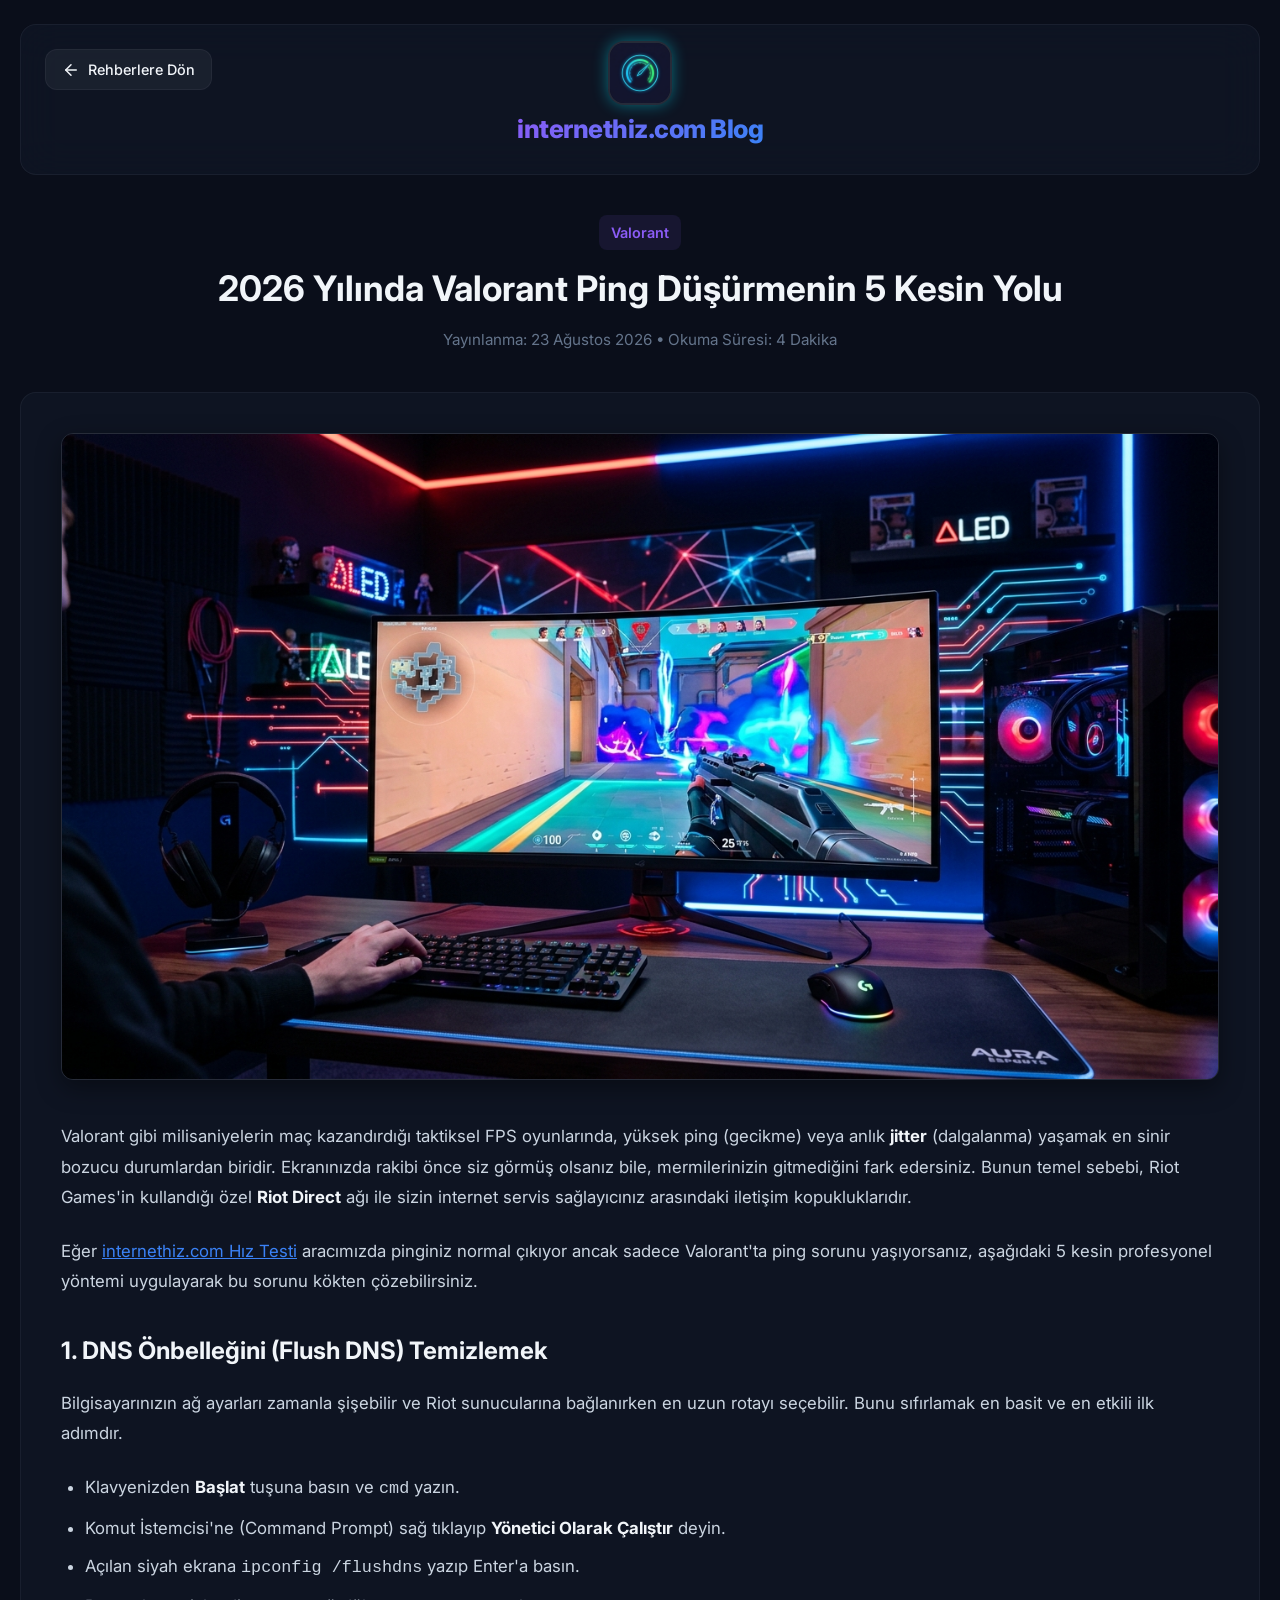
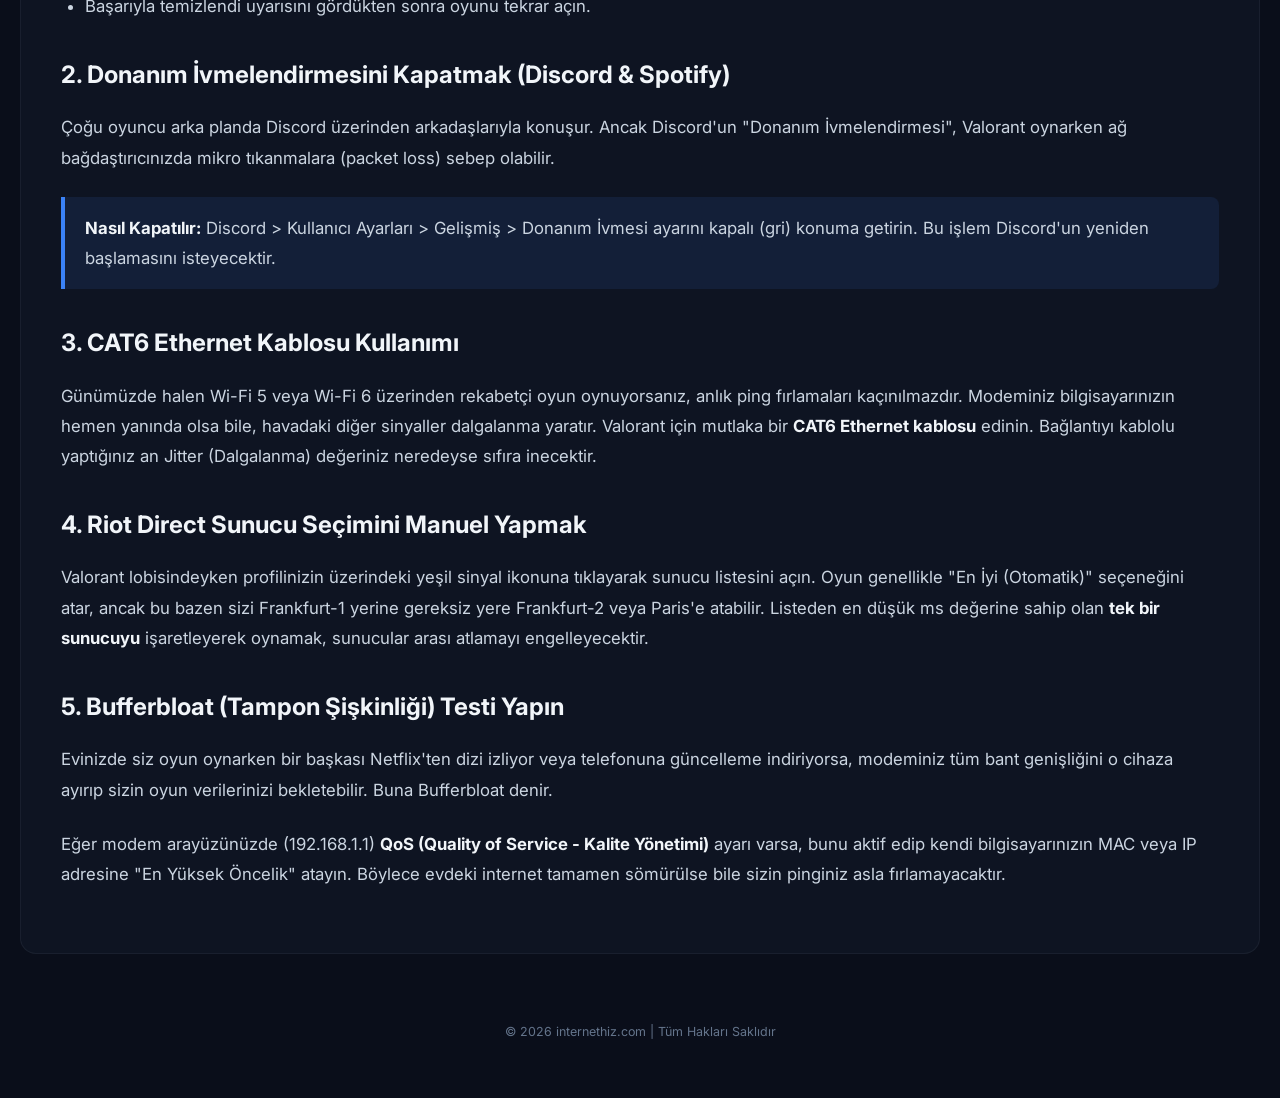
<file: blog/valorant-ping-dusurme.html>
<!DOCTYPE html>
<html lang="tr">
<head>
    <meta charset="UTF-8">
    <meta name="viewport" content="width=device-width, initial-scale=1.0">
    <title>2026 Yılında Valorant Ping Düşürmenin 5 Kesin Yolu - internethiz.com</title>
    <meta name="description" content="Valorant'ta Riot Direct ağına bağlanırken yaşadığınız anlık jitter ve yüksek ping sorunlarını kökten çözecek kesin yöntemler.">
    
    <link rel="preconnect" href="https://fonts.googleapis.com">
    <link rel="preconnect" href="https://fonts.gstatic.com" crossorigin>
    <link href="https://fonts.googleapis.com/css2?family=Inter:wght@300;400;500;600;700;800;900&display=swap" rel="stylesheet">
    <link rel="stylesheet" href="../style.v2.css">
    <link rel="stylesheet" href="blog.v2.css">
</head>
<body>
    <div class="blog-container">
        <!-- Header -->
        <header class="app-header" style="position: relative; flex-direction: column; align-items: center; justify-content: center; text-align: center; padding: 1.5rem 1rem;">
            
            <div style="position: absolute; top: 1.5rem; left: 1.5rem;">
                <a href="index.html" class="btn-back">
                    <svg width="18" height="18" viewBox="0 0 24 24" fill="none" stroke="currentColor" stroke-width="2" stroke-linecap="round" stroke-linejoin="round">
                        <line x1="19" y1="12" x2="5" y2="12"></line>
                        <polyline points="12 19 5 12 12 5"></polyline>
                    </svg>
                    <span>Rehberlere Dön</span>
                </a>
            </div>

            <div class="logo-icon" style="background: none; padding: 0; margin-bottom: 12px;">
                <img src="../logo.jpg" alt="internethiz.com Logo" style="width: 64px; height: 64px; border-radius: 16px; object-fit: cover; box-shadow: 0 0 15px rgba(0, 242, 254, 0.4); border: 2px solid rgba(255, 255, 255, 0.1);">
            </div>
            <div>
                <span class="app-title" style="font-size: 1.6rem; letter-spacing: -0.5px; background: linear-gradient(135deg, #8b5cf6 0%, #3b82f6 100%); -webkit-background-clip: text; -webkit-text-fill-color: transparent; font-weight: 800;">internethiz.com Blog</span>
            </div>
        </header>

        <!-- Article Header -->
        <div class="article-header">
            <span class="article-category">Valorant</span>
            <h1 class="article-title">2026 Yılında Valorant Ping Düşürmenin 5 Kesin Yolu</h1>
            <div class="article-meta">
                Yayınlanma: 23 Ağustos 2026 &bull; Okuma Süresi: 4 Dakika
            </div>
        </div>

        <!-- Article Content -->
        <article class="article-content">
            <img src="valorant_header.jpg" alt="Valorant Ping Düşürme" style="width:100%; border-radius:12px; margin-bottom: 32px; box-shadow: 0 8px 24px rgba(0,0,0,0.4); border: 1px solid rgba(255,255,255,0.1);">
            <p>Valorant gibi milisaniyelerin maç kazandırdığı taktiksel FPS oyunlarında, yüksek ping (gecikme) veya anlık <strong>jitter</strong> (dalgalanma) yaşamak en sinir bozucu durumlardan biridir. Ekranınızda rakibi önce siz görmüş olsanız bile, mermilerinizin gitmediğini fark edersiniz. Bunun temel sebebi, Riot Games'in kullandığı özel <strong>Riot Direct</strong> ağı ile sizin internet servis sağlayıcınız arasındaki iletişim kopukluklarıdır.</p>

            <p>Eğer <a href="../" style="color: var(--accent-blue);">internethiz.com Hız Testi</a> aracımızda pinginiz normal çıkıyor ancak sadece Valorant'ta ping sorunu yaşıyorsanız, aşağıdaki 5 kesin profesyonel yöntemi uygulayarak bu sorunu kökten çözebilirsiniz.</p>

            <h2>1. DNS Önbelleğini (Flush DNS) Temizlemek</h2>
            <p>Bilgisayarınızın ağ ayarları zamanla şişebilir ve Riot sunucularına bağlanırken en uzun rotayı seçebilir. Bunu sıfırlamak en basit ve en etkili ilk adımdır.</p>
            <ul>
                <li>Klavyenizden <strong>Başlat</strong> tuşuna basın ve <code>cmd</code> yazın.</li>
                <li>Komut İstemcisi'ne (Command Prompt) sağ tıklayıp <strong>Yönetici Olarak Çalıştır</strong> deyin.</li>
                <li>Açılan siyah ekrana <code>ipconfig /flushdns</code> yazıp Enter'a basın.</li>
                <li>Başarıyla temizlendi uyarısını gördükten sonra oyunu tekrar açın.</li>
            </ul>

            <h2>2. Donanım İvmelendirmesini Kapatmak (Discord & Spotify)</h2>
            <p>Çoğu oyuncu arka planda Discord üzerinden arkadaşlarıyla konuşur. Ancak Discord'un "Donanım İvmelendirmesi", Valorant oynarken ağ bağdaştırıcınızda mikro tıkanmalara (packet loss) sebep olabilir.</p>
            <div class="highlight-box">
                <strong>Nasıl Kapatılır:</strong> Discord > Kullanıcı Ayarları > Gelişmiş > Donanım İvmesi ayarını kapalı (gri) konuma getirin. Bu işlem Discord'un yeniden başlamasını isteyecektir.
            </div>

            <h2>3. CAT6 Ethernet Kablosu Kullanımı</h2>
            <p>Günümüzde halen Wi-Fi 5 veya Wi-Fi 6 üzerinden rekabetçi oyun oynuyorsanız, anlık ping fırlamaları kaçınılmazdır. Modeminiz bilgisayarınızın hemen yanında olsa bile, havadaki diğer sinyaller dalgalanma yaratır. Valorant için mutlaka bir <strong>CAT6 Ethernet kablosu</strong> edinin. Bağlantıyı kablolu yaptığınız an Jitter (Dalgalanma) değeriniz neredeyse sıfıra inecektir.</p>

            <h2>4. Riot Direct Sunucu Seçimini Manuel Yapmak</h2>
            <p>Valorant lobisindeyken profilinizin üzerindeki yeşil sinyal ikonuna tıklayarak sunucu listesini açın. Oyun genellikle "En İyi (Otomatik)" seçeneğini atar, ancak bu bazen sizi Frankfurt-1 yerine gereksiz yere Frankfurt-2 veya Paris'e atabilir. Listeden en düşük ms değerine sahip olan <strong>tek bir sunucuyu</strong> işaretleyerek oynamak, sunucular arası atlamayı engelleyecektir.</p>

            <h2>5. Bufferbloat (Tampon Şişkinliği) Testi Yapın</h2>
            <p>Evinizde siz oyun oynarken bir başkası Netflix'ten dizi izliyor veya telefonuna güncelleme indiriyorsa, modeminiz tüm bant genişliğini o cihaza ayırıp sizin oyun verilerinizi bekletebilir. Buna Bufferbloat denir.</p>
            <p>Eğer modem arayüzünüzde (192.168.1.1) <strong>QoS (Quality of Service - Kalite Yönetimi)</strong> ayarı varsa, bunu aktif edip kendi bilgisayarınızın MAC veya IP adresine "En Yüksek Öncelik" atayın. Böylece evdeki internet tamamen sömürülse bile sizin pinginiz asla fırlamayacaktır.</p>

        </article>

        <!-- Footer -->
        <footer class="app-footer" style="margin-top: 48px;">
            <p>&copy; 2026 internethiz.com | Tüm Hakları Saklıdır</p>
        </footer>
    </div>
</body>
</html>
</file>
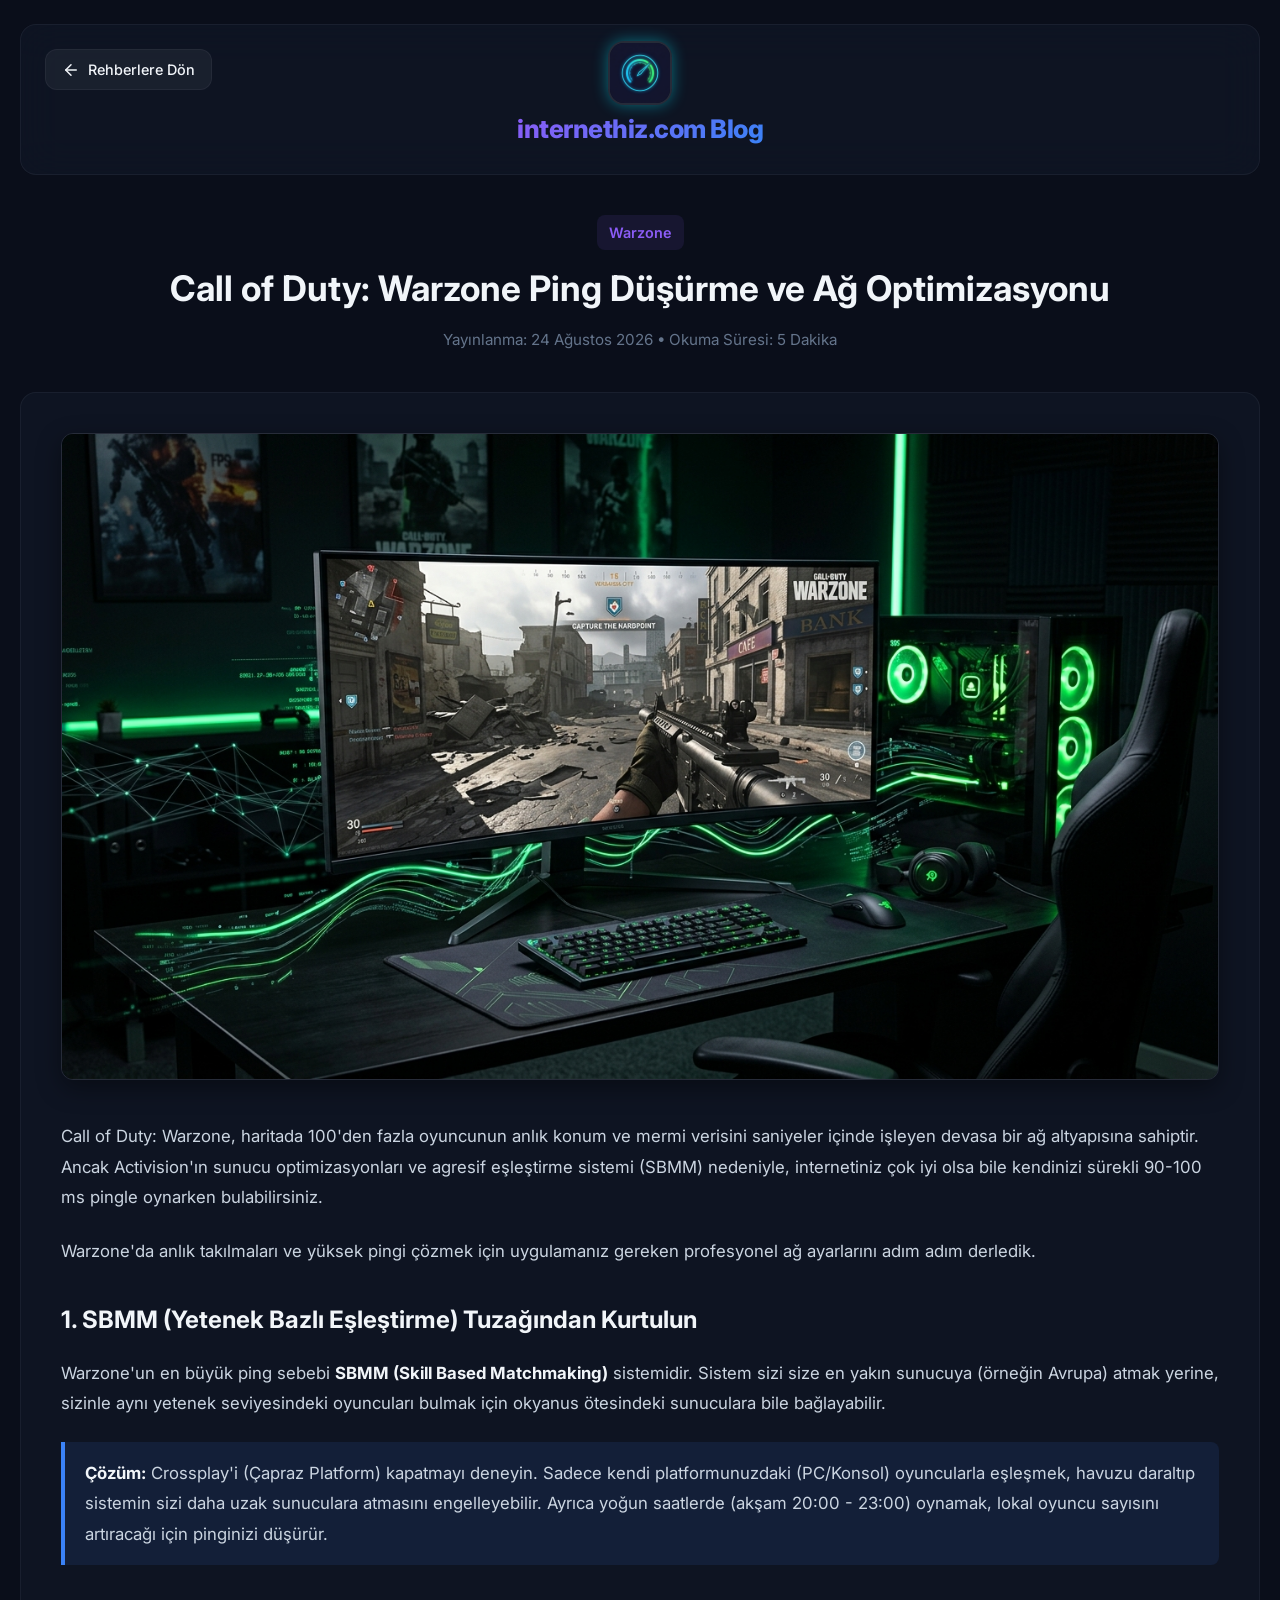
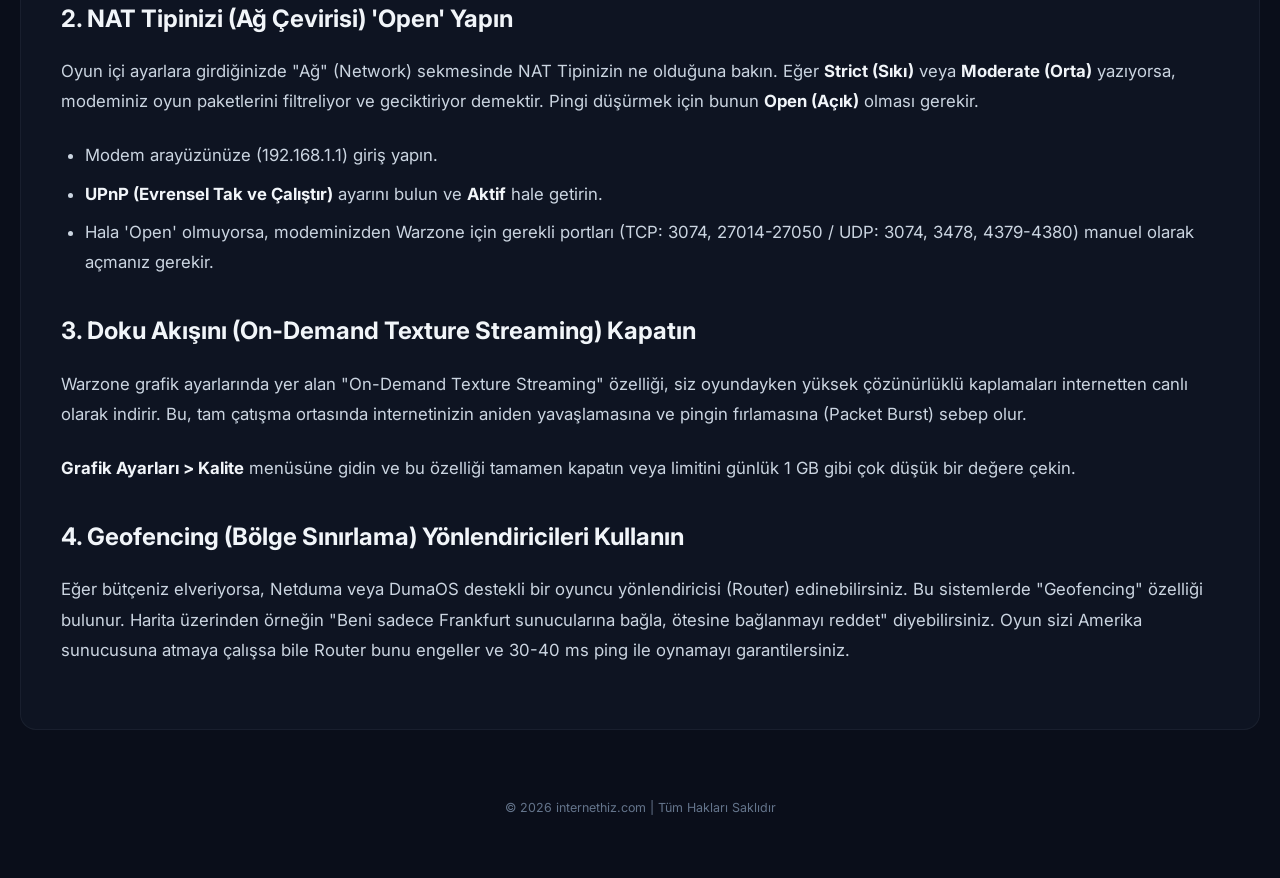
<file: blog/warzone-ping-dusurme.html>
<!DOCTYPE html>
<html lang="tr">
<head>
    <meta charset="UTF-8">
    <meta name="viewport" content="width=device-width, initial-scale=1.0">
    <title>Call of Duty: Warzone Ping Düşürme ve Gecikme Çözümleri - internethiz.com</title>
    <meta name="description" content="Warzone'da anlık ping fırlaması, SBMM (Yetenek Bazlı Eşleştirme) kaynaklı uzak sunucu sorunları ve NAT Tipi ayarları ile ping düşürme rehberi.">
    
    <link rel="preconnect" href="https://fonts.googleapis.com">
    <link rel="preconnect" href="https://fonts.gstatic.com" crossorigin>
    <link href="https://fonts.googleapis.com/css2?family=Inter:wght@300;400;500;600;700;800;900&display=swap" rel="stylesheet">
    <link rel="stylesheet" href="../style.v2.css">
    <link rel="stylesheet" href="blog.v2.css">
</head>
<body>
    <div class="blog-container">
        <!-- Header -->
        <header class="app-header" style="position: relative; flex-direction: column; align-items: center; justify-content: center; text-align: center; padding: 1.5rem 1rem;">
            
            <div style="position: absolute; top: 1.5rem; left: 1.5rem;">
                <a href="index.html" class="btn-back">
                    <svg width="18" height="18" viewBox="0 0 24 24" fill="none" stroke="currentColor" stroke-width="2" stroke-linecap="round" stroke-linejoin="round">
                        <line x1="19" y1="12" x2="5" y2="12"></line>
                        <polyline points="12 19 5 12 12 5"></polyline>
                    </svg>
                    <span>Rehberlere Dön</span>
                </a>
            </div>

            <div class="logo-icon" style="background: none; padding: 0; margin-bottom: 12px;">
                <img src="../logo.jpg" alt="internethiz.com Logo" style="width: 64px; height: 64px; border-radius: 16px; object-fit: cover; box-shadow: 0 0 15px rgba(0, 242, 254, 0.4); border: 2px solid rgba(255, 255, 255, 0.1);">
            </div>
            <div>
                <span class="app-title" style="font-size: 1.6rem; letter-spacing: -0.5px; background: linear-gradient(135deg, #8b5cf6 0%, #3b82f6 100%); -webkit-background-clip: text; -webkit-text-fill-color: transparent; font-weight: 800;">internethiz.com Blog</span>
            </div>
        </header>

        <!-- Article Header -->
        <div class="article-header">
            <span class="article-category">Warzone</span>
            <h1 class="article-title">Call of Duty: Warzone Ping Düşürme ve Ağ Optimizasyonu</h1>
            <div class="article-meta">
                Yayınlanma: 24 Ağustos 2026 &bull; Okuma Süresi: 5 Dakika
            </div>
        </div>

        <!-- Article Content -->
        <article class="article-content">
            <img src="warzone_header.jpg" alt="Warzone Ping Düşürme" style="width:100%; border-radius:12px; margin-bottom: 32px; box-shadow: 0 8px 24px rgba(0,0,0,0.4); border: 1px solid rgba(255,255,255,0.1);">
            <p>Call of Duty: Warzone, haritada 100'den fazla oyuncunun anlık konum ve mermi verisini saniyeler içinde işleyen devasa bir ağ altyapısına sahiptir. Ancak Activision'ın sunucu optimizasyonları ve agresif eşleştirme sistemi (SBMM) nedeniyle, internetiniz çok iyi olsa bile kendinizi sürekli 90-100 ms pingle oynarken bulabilirsiniz.</p>

            <p>Warzone'da anlık takılmaları ve yüksek pingi çözmek için uygulamanız gereken profesyonel ağ ayarlarını adım adım derledik.</p>

            <h2>1. SBMM (Yetenek Bazlı Eşleştirme) Tuzağından Kurtulun</h2>
            <p>Warzone'un en büyük ping sebebi <strong>SBMM (Skill Based Matchmaking)</strong> sistemidir. Sistem sizi size en yakın sunucuya (örneğin Avrupa) atmak yerine, sizinle aynı yetenek seviyesindeki oyuncuları bulmak için okyanus ötesindeki sunuculara bile bağlayabilir.</p>
            <div class="highlight-box">
                <strong>Çözüm:</strong> Crossplay'i (Çapraz Platform) kapatmayı deneyin. Sadece kendi platformunuzdaki (PC/Konsol) oyuncularla eşleşmek, havuzu daraltıp sistemin sizi daha uzak sunuculara atmasını engelleyebilir. Ayrıca yoğun saatlerde (akşam 20:00 - 23:00) oynamak, lokal oyuncu sayısını artıracağı için pinginizi düşürür.
            </div>

            <h2>2. NAT Tipinizi (Ağ Çevirisi) 'Open' Yapın</h2>
            <p>Oyun içi ayarlara girdiğinizde "Ağ" (Network) sekmesinde NAT Tipinizin ne olduğuna bakın. Eğer <strong>Strict (Sıkı)</strong> veya <strong>Moderate (Orta)</strong> yazıyorsa, modeminiz oyun paketlerini filtreliyor ve geciktiriyor demektir. Pingi düşürmek için bunun <strong>Open (Açık)</strong> olması gerekir.</p>
            <ul>
                <li>Modem arayüzünüze (192.168.1.1) giriş yapın.</li>
                <li><strong>UPnP (Evrensel Tak ve Çalıştır)</strong> ayarını bulun ve <strong>Aktif</strong> hale getirin.</li>
                <li>Hala 'Open' olmuyorsa, modeminizden Warzone için gerekli portları (TCP: 3074, 27014-27050 / UDP: 3074, 3478, 4379-4380) manuel olarak açmanız gerekir.</li>
            </ul>

            <h2>3. Doku Akışını (On-Demand Texture Streaming) Kapatın</h2>
            <p>Warzone grafik ayarlarında yer alan "On-Demand Texture Streaming" özelliği, siz oyundayken yüksek çözünürlüklü kaplamaları internetten canlı olarak indirir. Bu, tam çatışma ortasında internetinizin aniden yavaşlamasına ve pingin fırlamasına (Packet Burst) sebep olur.</p>
            <p><strong>Grafik Ayarları > Kalite</strong> menüsüne gidin ve bu özelliği tamamen kapatın veya limitini günlük 1 GB gibi çok düşük bir değere çekin.</p>

            <h2>4. Geofencing (Bölge Sınırlama) Yönlendiricileri Kullanın</h2>
            <p>Eğer bütçeniz elveriyorsa, Netduma veya DumaOS destekli bir oyuncu yönlendiricisi (Router) edinebilirsiniz. Bu sistemlerde "Geofencing" özelliği bulunur. Harita üzerinden örneğin "Beni sadece Frankfurt sunucularına bağla, ötesine bağlanmayı reddet" diyebilirsiniz. Oyun sizi Amerika sunucusuna atmaya çalışsa bile Router bunu engeller ve 30-40 ms ping ile oynamayı garantilersiniz.</p>

        </article>

        <!-- Footer -->
        <footer class="app-footer" style="margin-top: 48px;">
            <p>&copy; 2026 internethiz.com | Tüm Hakları Saklıdır</p>
        </footer>
    </div>
</body>
</html>
</file>
<file: style.v2.css>
/* ========================================
   Internet Connection Monitor - Styles
   ======================================== */

:root {
    /* Color Palette */
    --bg-primary: #0a0e1a;
    --bg-secondary: #111827;
    --bg-card: rgba(17, 24, 39, 0.7);
    --bg-card-hover: rgba(17, 24, 39, 0.9);

    --text-primary: #f1f5f9;
    --text-secondary: #94a3b8;
    --text-muted: #64748b;

    --accent-green: #10b981;
    --accent-green-glow: rgba(16, 185, 129, 0.3);
    --accent-green-soft: rgba(16, 185, 129, 0.1);

    --accent-red: #ef4444;
    --accent-red-glow: rgba(239, 68, 68, 0.3);
    --accent-red-soft: rgba(239, 68, 68, 0.1);

    --accent-amber: #f59e0b;
    --accent-amber-glow: rgba(245, 158, 11, 0.3);

    --accent-blue: #3b82f6;
    --accent-blue-glow: rgba(59, 130, 246, 0.3);

    --accent-purple: #8b5cf6;

    --border-color: rgba(255, 255, 255, 0.05);
    --border-highlight: rgba(255, 255, 255, 0.1);

    /* Sizing */
    --radius-sm: 8px;
    --radius-md: 12px;
    --radius-lg: 16px;
    --radius-xl: 24px;

    /* Transitions */
    --transition-fast: 150ms ease;
    --transition-normal: 300ms ease;
    --transition-slow: 500ms ease;
}

body.light-theme {
    --bg-primary: #f0f4f8;
    --bg-secondary: #ffffff;
    --bg-card: rgba(255, 255, 255, 0.85);
    --bg-card-hover: rgba(255, 255, 255, 1);

    --text-primary: #0f172a;
    --text-secondary: #475569;
    --text-muted: #94a3b8;

    --border-color: rgba(0, 0, 0, 0.08);
    --border-highlight: rgba(0, 0, 0, 0.15);
    
    --accent-green-glow: rgba(16, 185, 129, 0.15);
    --accent-red-glow: rgba(239, 68, 68, 0.15);
    --accent-amber-glow: rgba(245, 158, 11, 0.15);
    --accent-blue-glow: rgba(59, 130, 246, 0.15);
}

/* ========================================
   Reset & Base
   ======================================== */
*, *::before, *::after {
    margin: 0;
    padding: 0;
    box-sizing: border-box;
}

html {
    font-size: 16px;
    -webkit-font-smoothing: antialiased;
    -moz-osx-font-smoothing: grayscale;
}

body {
    font-family: 'Inter', -apple-system, BlinkMacSystemFont, sans-serif;
    background: var(--bg-primary);
    color: var(--text-primary);
    min-height: 100vh;
    overflow-x: hidden;
    line-height: 1.6;
}

/* ========================================
   Background Particles
   ======================================== */
.bg-particles {
    position: fixed;
    inset: 0;
    pointer-events: none;
    z-index: 0;
    overflow: hidden;
}

.bg-particle {
    position: absolute;
    border-radius: 50%;
    opacity: 0.15;
    animation: particleFloat linear infinite;
}

@keyframes particleFloat {
    0% { transform: translateY(100vh) rotate(0deg); opacity: 0; }
    10% { opacity: 0.15; }
    90% { opacity: 0.15; }
    100% { transform: translateY(-10vh) rotate(720deg); opacity: 0; }
}

/* ========================================
   App Container
   ======================================== */
.app-container {
    position: relative;
    z-index: 1;
    max-width: 1200px;
    margin: 0 auto;
    padding: 24px 20px 40px;
    padding-top: calc(24px + env(safe-area-inset-top));
    padding-bottom: calc(40px + env(safe-area-inset-bottom));
    padding-left: calc(20px + env(safe-area-inset-left));
    padding-right: calc(20px + env(safe-area-inset-right));
    -webkit-tap-highlight-color: transparent;
    touch-action: manipulation;
}

/* ========================================
   Header
   ======================================== */
.app-header {
    display: flex;
    align-items: center;
    justify-content: space-between;
    padding: 16px 24px;
    background: var(--bg-card);
    backdrop-filter: blur(20px);
    border: 1px solid var(--border-color);
    border-radius: var(--radius-lg);
    margin-bottom: 24px;
}

.header-left {
    display: flex;
    align-items: center;
    gap: 14px;
}

.logo-icon {
    width: 48px;
    height: 48px;
    display: flex;
    align-items: center;
    justify-content: center;
    background: linear-gradient(135deg, var(--accent-blue), var(--accent-purple));
    border-radius: var(--radius-md);
    color: white;
    flex-shrink: 0;
}

.app-title {
    font-size: 1.15rem;
    font-weight: 700;
    letter-spacing: -0.02em;
    color: var(--text-primary);
}

.app-subtitle {
    font-size: 0.8rem;
    color: var(--text-muted);
    margin-top: 2px;
}

.header-right {
    display: flex;
    align-items: center;
    gap: 12px;
}

.header-clock {
    font-size: 0.9rem;
    font-weight: 600;
    color: var(--text-secondary);
    font-variant-numeric: tabular-nums;
    background: rgba(255, 255, 255, 0.05);
    padding: 6px 14px;
    border-radius: var(--radius-sm);
}

.btn-clear {
    width: 38px;
    height: 38px;
    display: flex;
    align-items: center;
    justify-content: center;
    background: rgba(255, 255, 255, 0.05);
    border: 1px solid var(--border-color);
    border-radius: var(--radius-sm);
    color: var(--text-muted);
    cursor: pointer;
    transition: all var(--transition-fast);
}

.btn-clear:hover {
    background: var(--accent-red-soft);
    color: var(--accent-red);
    border-color: rgba(239, 68, 68, 0.3);
}

/* ========================================
   Status Card
   ======================================== */
.status-section {
    margin-bottom: 24px;
}

.status-card {
    position: relative;
    display: flex;
    align-items: center;
    gap: 24px;
    padding: 32px 36px;
    background: var(--bg-card);
    backdrop-filter: blur(20px);
    border: 1px solid var(--border-color);
    border-radius: var(--radius-xl);
    overflow: hidden;
    transition: all var(--transition-slow);
}

.status-card.connected {
    border-color: rgba(16, 185, 129, 0.3);
}

.status-card.disconnected {
    border-color: rgba(239, 68, 68, 0.4);
}

.status-glow {
    position: absolute;
    inset: 0;
    opacity: 0;
    transition: opacity var(--transition-slow);
    pointer-events: none;
}

.status-card.connected .status-glow {
    background: radial-gradient(ellipse at 15% 50%, var(--accent-green-glow) 0%, transparent 60%);
    opacity: 1;
}

.status-card.disconnected .status-glow {
    background: radial-gradient(ellipse at 15% 50%, var(--accent-red-glow) 0%, transparent 60%);
    opacity: 1;
    animation: glowPulse 2s ease-in-out infinite;
}

@keyframes glowPulse {
    0%, 100% { opacity: 0.6; }
    50% { opacity: 1; }
}

.status-icon-wrapper {
    position: relative;
    flex-shrink: 0;
}

.status-icon {
    position: relative;
    width: 80px;
    height: 80px;
    display: flex;
    align-items: center;
    justify-content: center;
    border-radius: 50%;
    background: rgba(255, 255, 255, 0.03);
    transition: all var(--transition-slow);
}

.status-card.connected .status-icon {
    color: var(--accent-green);
    background: var(--accent-green-soft);
}

.status-card.disconnected .status-icon {
    color: var(--accent-red);
    background: var(--accent-red-soft);
}

.pulse-ring {
    position: absolute;
    inset: -8px;
    border-radius: 50%;
    border: 2px solid transparent;
    transition: all var(--transition-slow);
}

.status-card.connected .pulse-ring {
    border-color: var(--accent-green);
    animation: pulseRing 2s ease-out infinite;
}

.status-card.disconnected .pulse-ring {
    border-color: var(--accent-red);
    animation: pulseRingRed 1s ease-out infinite;
}

@keyframes pulseRing {
    0% { transform: scale(1); opacity: 0.6; }
    100% { transform: scale(1.5); opacity: 0; }
}

@keyframes pulseRingRed {
    0% { transform: scale(1); opacity: 0.8; }
    100% { transform: scale(1.6); opacity: 0; }
}

.icon-svg {
    transition: all var(--transition-normal);
}

.icon-svg.hidden {
    display: none;
}

.status-text-wrapper {
    flex: 1;
    min-width: 0;
}

.status-label {
    font-size: 1.5rem;
    font-weight: 800;
    letter-spacing: -0.03em;
    transition: color var(--transition-slow);
}

.status-card.connected .status-label {
    color: var(--accent-green);
}

.status-card.disconnected .status-label {
    color: var(--accent-red);
}

.status-detail {
    font-size: 0.88rem;
    color: var(--text-muted);
    margin-top: 4px;
}

.status-uptime {
    display: flex;
    flex-direction: column;
    align-items: flex-end;
    gap: 4px;
    flex-shrink: 0;
}

.uptime-label {
    font-size: 0.75rem;
    color: var(--text-muted);
    text-transform: uppercase;
    letter-spacing: 0.08em;
    font-weight: 600;
}

.uptime-value {
    font-size: 1.6rem;
    font-weight: 700;
    font-variant-numeric: tabular-nums;
    color: var(--text-primary);
    letter-spacing: -0.02em;
}

/* ========================================
   Stats Grid
   ======================================== */
.stats-grid {
    display: grid;
    grid-template-columns: repeat(auto-fit, minmax(180px, 1fr));
    gap: 14px;
    margin-bottom: 24px;
}

.stat-card {
    padding: 20px;
    background: var(--bg-card);
    backdrop-filter: blur(20px);
    border: 1px solid var(--border-color);
    border-radius: var(--radius-lg);
    transition: all var(--transition-fast);
    position: relative;
    overflow: hidden;
}

.stat-card:hover {
    background: var(--bg-card-hover);
    border-color: var(--border-glow);
    transform: translateY(-2px);
}

.stat-icon {
    width: 40px;
    height: 40px;
    display: flex;
    align-items: center;
    justify-content: center;
    border-radius: var(--radius-sm);
    margin-bottom: 14px;
}

.latency-icon {
    background: rgba(59, 130, 246, 0.12);
    color: var(--accent-blue);
}

.disconnect-icon {
    background: rgba(239, 68, 68, 0.12);
    color: var(--accent-red);
}

.downtime-icon {
    background: rgba(245, 158, 11, 0.12);
    color: var(--accent-amber);
}

.avg-icon {
    background: rgba(139, 92, 246, 0.12);
    color: var(--accent-purple);
}

.stat-content {
    display: flex;
    flex-direction: column;
    gap: 2px;
}

.stat-value {
    font-size: 1.3rem;
    font-weight: 700;
    letter-spacing: -0.02em;
    font-variant-numeric: tabular-nums;
}

.stat-label {
    font-size: 0.75rem;
    color: var(--text-muted);
    font-weight: 500;
}

.stat-bar {
    margin-top: 12px;
    height: 4px;
    background: rgba(255, 255, 255, 0.05);
    border-radius: 2px;
    overflow: hidden;
}

.stat-bar-fill {
    height: 100%;
    border-radius: 2px;
    transition: width var(--transition-normal);
    width: 0%;
}

.latency-bar {
    background: linear-gradient(90deg, var(--accent-green), var(--accent-amber), var(--accent-red));
}

/* ========================================
   Chart Section
   ======================================== */
.chart-section,
.timeline-section,
.log-section,
.diag-section,
.speed-test-section {
    background: var(--bg-card);
    backdrop-filter: blur(20px);
    border: 1px solid var(--border-color);
    border-radius: var(--radius-lg);
    padding: 24px;
    margin-bottom: 20px;
}

.diag-section {
    border-color: rgba(245, 158, 11, 0.25);
    animation: diagFadeIn 0.4s ease-out;
}

@keyframes diagFadeIn {
    from { opacity: 0; transform: translateY(10px); }
    to { opacity: 1; transform: translateY(0); }
}

.diag-status-badge {
    font-size: 0.72rem;
    font-weight: 600;
    padding: 4px 12px;
    border-radius: 20px;
    animation: diagPulse 1.5s ease-in-out infinite;
}

.diag-status-badge.running {
    background: rgba(245, 158, 11, 0.15);
    color: var(--accent-amber);
    animation: diagPulse 1.5s ease-in-out infinite;
}

.diag-status-badge.done {
    background: rgba(59, 130, 246, 0.15);
    color: var(--accent-blue);
    animation: none;
}

@keyframes diagPulse {
    0%, 100% { opacity: 1; }
    50% { opacity: 0.5; }
}

.diag-result-card {
    background: rgba(255, 255, 255, 0.02);
    border: 1px solid rgba(255, 255, 255, 0.06);
    border-radius: var(--radius-md);
    overflow: hidden;
}

.diag-verdict {
    display: flex;
    align-items: center;
    gap: 16px;
    padding: 20px 24px;
    border-bottom: 1px solid rgba(255, 255, 255, 0.06);
}

.diag-verdict-icon {
    font-size: 2rem;
    flex-shrink: 0;
    width: 52px;
    height: 52px;
    display: flex;
    align-items: center;
    justify-content: center;
    border-radius: var(--radius-md);
    background: rgba(255, 255, 255, 0.04);
}

.diag-verdict-text h4 {
    font-size: 1rem;
    font-weight: 700;
    color: var(--text-primary);
    margin-bottom: 2px;
}

.diag-verdict-text p {
    font-size: 0.82rem;
    color: var(--text-muted);
    line-height: 1.5;
}

.diag-tests {
    padding: 8px 0;
}

.diag-test-row {
    display: flex;
    align-items: center;
    gap: 12px;
    padding: 10px 24px;
    transition: background var(--transition-fast);
}

.diag-test-row:hover {
    background: rgba(255, 255, 255, 0.02);
}

.diag-test-status {
    width: 24px;
    height: 24px;
    border-radius: 50%;
    display: flex;
    align-items: center;
    justify-content: center;
    font-size: 0.72rem;
    flex-shrink: 0;
    font-weight: 700;
}

.diag-test-status.pass {
    background: rgba(16, 185, 129, 0.15);
    color: var(--accent-green);
}

.diag-test-status.fail {
    background: rgba(239, 68, 68, 0.15);
    color: var(--accent-red);
}

.diag-test-status.wait {
    background: rgba(148, 163, 184, 0.1);
    color: var(--text-muted);
    animation: diagPulse 1s ease-in-out infinite;
}

.diag-test-status.warn {
    background: rgba(245, 158, 11, 0.15);
    color: var(--accent-amber);
}

.diag-test-label {
    flex: 1;
    font-size: 0.84rem;
    color: var(--text-secondary);
    font-weight: 500;
}

.diag-test-result {
    font-size: 0.78rem;
    color: var(--text-muted);
    font-variant-numeric: tabular-nums;
    text-align: right;
}

.diag-info {
    padding: 16px 24px;
    border-top: 1px solid rgba(255, 255, 255, 0.06);
    display: grid;
    grid-template-columns: repeat(auto-fit, minmax(180px, 1fr));
    gap: 12px;
}

.diag-info-item {
    display: flex;
    flex-direction: column;
    gap: 2px;
}

.diag-info-label {
    font-size: 0.7rem;
    color: var(--text-muted);
    text-transform: uppercase;
    letter-spacing: 0.06em;
    font-weight: 600;
}

.diag-info-value {
    font-size: 0.84rem;
    color: var(--text-secondary);
    font-weight: 500;
}

/* Log entry diagnostics detail */
.log-diag-summary {
    margin-top: 8px;
    padding: 8px 12px;
    background: rgba(255, 255, 255, 0.03);
    border-radius: 6px;
    border-left: 3px solid var(--accent-amber);
}

.log-diag-summary .log-diag-title {
    font-size: 0.76rem;
    font-weight: 600;
    color: var(--accent-amber);
    margin-bottom: 4px;
}

.log-diag-summary .log-diag-cause {
    font-size: 0.76rem;
    color: var(--text-secondary);
    line-height: 1.5;
}

.log-diag-tests-mini {
    display: flex;
    flex-wrap: wrap;
    gap: 6px;
    margin-top: 6px;
}

.log-diag-tag {
    font-size: 0.68rem;
    padding: 2px 8px;
    border-radius: 4px;
    font-weight: 600;
}

.log-diag-tag.pass {
    background: rgba(16, 185, 129, 0.1);
    color: var(--accent-green);
}

.log-diag-tag.fail {
    background: rgba(239, 68, 68, 0.1);
    color: var(--accent-red);
}

.section-header {
    display: flex;
    align-items: center;
    justify-content: space-between;
    margin-bottom: 18px;
}

.section-title {
    display: flex;
    align-items: center;
    gap: 10px;
    font-size: 0.95rem;
    font-weight: 600;
    color: var(--text-primary);
}

.section-title svg {
    color: var(--text-muted);
}

.section-badge {
    font-size: 0.72rem;
    font-weight: 500;
    color: var(--text-muted);
    padding: 4px 10px;
    background: rgba(255, 255, 255, 0.05);
    border-radius: 20px;
}

.log-actions {
    display: flex;
    align-items: center;
    gap: 10px;
}

.btn-clear-log {
    display: inline-flex;
    align-items: center;
    font-size: 0.75rem;
    font-weight: 600;
    color: var(--text-muted);
    padding: 6px 12px;
    background: rgba(255, 255, 255, 0.04);
    border: 1px solid var(--border-color);
    border-radius: var(--radius-sm);
    cursor: pointer;
    transition: all var(--transition-fast);
}

.btn-clear-log:hover {
    background: var(--accent-red-soft);
    color: var(--accent-red);
    border-color: rgba(239, 68, 68, 0.3);
}


.chart-container {
    position: relative;
    height: 200px;
    border-radius: var(--radius-sm);
    overflow: hidden;
}

.chart-container canvas {
    width: 100% !important;
    height: 100% !important;
}

.chart-overlay {
    position: absolute;
    inset: 0;
    display: flex;
    align-items: center;
    justify-content: center;
    background: rgba(10, 14, 26, 0.7);
    border-radius: var(--radius-sm);
    transition: opacity var(--transition-normal);
}

.chart-overlay.hidden {
    opacity: 0;
    pointer-events: none;
}

.chart-overlay p {
    color: var(--text-muted);
    font-size: 0.88rem;
}

/* ========================================
   Timeline
   ======================================== */
.timeline-bar-container {
    position: relative;
}

.timeline-bar {
    height: 32px;
    background: rgba(255, 255, 255, 0.03);
    border-radius: var(--radius-sm);
    overflow: hidden;
    display: flex;
    position: relative;
}

.timeline-segment {
    height: 100%;
    transition: all var(--transition-fast);
    position: relative;
}

.timeline-segment.connected {
    background: var(--accent-green);
    opacity: 0.6;
}

.timeline-segment.disconnected {
    background: var(--accent-red);
    opacity: 0.8;
}

.timeline-segment:hover {
    opacity: 1;
}

.timeline-labels {
    display: flex;
    justify-content: space-between;
    margin-top: 8px;
    font-size: 0.72rem;
    color: var(--text-muted);
    font-variant-numeric: tabular-nums;
}

/* ========================================
   Event Log
   ======================================== */
.log-container {
    max-height: 320px;
    overflow-y: auto;
    scrollbar-width: thin;
    scrollbar-color: rgba(255, 255, 255, 0.1) transparent;
}

.log-container::-webkit-scrollbar {
    width: 6px;
}

.log-container::-webkit-scrollbar-track {
    background: transparent;
}

.log-container::-webkit-scrollbar-thumb {
    background: rgba(255, 255, 255, 0.1);
    border-radius: 3px;
}

.log-empty {
    display: flex;
    flex-direction: column;
    align-items: center;
    justify-content: center;
    padding: 48px 24px;
    gap: 12px;
    color: var(--text-muted);
}

.log-empty svg {
    opacity: 0.3;
}

.log-empty p {
    font-size: 0.95rem;
    font-weight: 500;
}

.log-empty span {
    font-size: 0.8rem;
    opacity: 0.6;
}

.log-entry {
    display: flex;
    align-items: flex-start;
    gap: 14px;
    padding: 14px 16px;
    border-radius: var(--radius-sm);
    transition: background var(--transition-fast);
    animation: logSlideIn 0.3s ease-out;
}

.log-entry:hover {
    background: rgba(255, 255, 255, 0.03);
}

@keyframes logSlideIn {
    from { opacity: 0; transform: translateY(-10px); }
    to { opacity: 1; transform: translateY(0); }
}

.log-entry + .log-entry {
    border-top: 1px solid rgba(255, 255, 255, 0.04);
}

.log-dot {
    width: 10px;
    height: 10px;
    border-radius: 50%;
    flex-shrink: 0;
    margin-top: 5px;
}

.log-dot.down {
    background: var(--accent-red);
    box-shadow: 0 0 8px var(--accent-red-glow);
}

.log-dot.up {
    background: var(--accent-green);
    box-shadow: 0 0 8px var(--accent-green-glow);
}

.log-content {
    flex: 1;
    min-width: 0;
}

.log-title {
    font-size: 0.88rem;
    font-weight: 600;
    margin-bottom: 2px;
}

.log-title.down {
    color: var(--accent-red);
}

.log-title.up {
    color: var(--accent-green);
}

.log-meta {
    font-size: 0.78rem;
    color: var(--text-muted);
}

.log-time {
    font-size: 0.78rem;
    color: var(--text-muted);
    font-variant-numeric: tabular-nums;
    flex-shrink: 0;
    margin-top: 2px;
}

.log-duration {
    display: inline-block;
    padding: 2px 8px;
    background: rgba(239, 68, 68, 0.1);
    color: var(--accent-red);
    border-radius: 4px;
    font-size: 0.72rem;
    font-weight: 600;
    margin-left: 8px;
}

/* ========================================
   Footer
   ======================================== */
.app-footer {
    text-align: center;
    padding: 20px;
    font-size: 0.78rem;
    color: var(--text-muted);
}

/* ========================================
   Responsive Design
   ======================================== */
@media (max-width: 768px) {
    .app-container {
        padding: 16px 12px 32px;
    }

    .app-header {
        flex-direction: column;
        gap: 12px;
        padding: 16px;
    }

    .header-left {
        width: 100%;
    }

    .header-right {
        width: 100%;
        justify-content: flex-end;
    }

    .status-card {
        flex-direction: column;
        text-align: center;
        padding: 28px 24px;
        gap: 16px;
    }

    .status-uptime {
        align-items: center;
    }

    .stats-grid {
        grid-template-columns: repeat(2, 1fr);
        gap: 10px;
    }

    .stat-card {
        padding: 16px;
    }

    .stat-value {
        font-size: 1.1rem;
    }

    .chart-container {
        height: 160px;
    }
}

@media (max-width: 480px) {
    .app-title {
        font-size: 1rem;
    }

    .status-label {
        font-size: 1.2rem;
    }

    .uptime-value {
        font-size: 1.3rem;
    }

    .log-entry {
        padding: 12px 10px;
        gap: 10px;
    }

    .diag-verdict {
        flex-direction: column;
        text-align: center;
        gap: 12px;
        padding: 16px;
    }

    .diag-test-row {
        padding: 8px 14px;
    }

    .diag-info {
        grid-template-columns: repeat(2, 1fr);
        padding: 12px 14px;
    }

    .section-header {
        flex-direction: column;
        align-items: flex-start;
        gap: 8px;
    }

    .toast {
        left: 12px;
        right: 12px;
        top: calc(12px + env(safe-area-inset-top));
    }
}

/* ========================================
   Notification Toast
   ======================================== */
.toast {
    position: fixed;
    top: 20px;
    right: 20px;
    padding: 14px 20px;
    border-radius: var(--radius-md);
    backdrop-filter: blur(20px);
    z-index: 1000;
    display: flex;
    align-items: center;
    gap: 10px;
    font-size: 0.88rem;
    font-weight: 500;
    animation: toastIn 0.4s ease-out;
    box-shadow: 0 8px 32px rgba(0, 0, 0, 0.4);
}

.toast.error {
    background: rgba(239, 68, 68, 0.15);
    border: 1px solid rgba(239, 68, 68, 0.3);
    color: #fca5a5;
}

.toast.success {
    background: rgba(16, 185, 129, 0.15);
    border: 1px solid rgba(16, 185, 129, 0.3);
    color: #6ee7b7;
}

.toast.out {
    animation: toastOut 0.3s ease-in forwards;
}

@keyframes toastIn {
    from { opacity: 0; transform: translateX(40px); }
    to { opacity: 1; transform: translateX(0); }
}

@keyframes toastOut {
    from { opacity: 1; transform: translateX(0); }
    to { opacity: 0; transform: translateX(40px); }
}

/* ========================================
   Speed Test Section
   ======================================== */
.speed-test-container {
    display: grid;
    grid-template-columns: 1fr 1.5fr;
    gap: 32px;
    align-items: center;
}

.speed-gauge-wrapper {
    display: flex;
    flex-direction: column;
    align-items: center;
    gap: 20px;
}

.speed-gauge {
    position: relative;
    width: 160px;
    height: 160px;
    display: flex;
    align-items: center;
    justify-content: center;
}

.gauge-ring {
    overflow: visible;
}

.gauge-ring-background {
    stroke: rgba(255, 255, 255, 0.05);
}

.gauge-ring-fill {
    stroke: #10b981; /* Netspeed Vibrant Green */
    stroke-linecap: round;
    transform: rotate(-90deg);
    transform-origin: 75px 75px;
    transition: stroke-dashoffset 120ms cubic-bezier(0.2, 0.8, 0.2, 1), stroke 0.3s ease;
    filter: drop-shadow(0 0 12px rgba(16, 185, 129, 0.6));
}

.speed-gauge.running .gauge-ring-fill {
    filter: drop-shadow(0 0 16px rgba(16, 185, 129, 0.85));
}

.gauge-ring-fill.uploading {
    stroke: #8b5cf6;
    filter: drop-shadow(0 0 14px rgba(139, 92, 246, 0.7));
}

.speed-gauge.completed .gauge-ring-fill,
.gauge-ring-fill.completed {
    stroke: #10b981;
    filter: drop-shadow(0 0 18px rgba(16, 185, 129, 0.9));
    animation: celebrateRingFill 0.6s cubic-bezier(0.175, 0.885, 0.32, 1.275);
}

@keyframes celebrateRingFill {
    0% { transform: rotate(-90deg) scale(1); }
    50% { transform: rotate(-90deg) scale(1.06); }
    100% { transform: rotate(-90deg) scale(1); }
}

.gauge-content {
    position: absolute;
    display: flex;
    flex-direction: column;
    align-items: center;
    justify-content: center;
}

.gauge-value {
    font-size: 2.2rem;
    font-weight: 800;
    color: var(--text-primary);
    line-height: 1;
    letter-spacing: -0.03em;
    font-variant-numeric: tabular-nums;
    transition: color 0.3s ease, text-shadow 0.3s ease;
}

.speed-gauge.completed .gauge-value {
    color: var(--accent-green);
    text-shadow: 0 0 12px var(--accent-green-glow);
}

.gauge-unit {
    font-size: 0.78rem;
    color: var(--text-muted);
    font-weight: 600;
    text-transform: uppercase;
    letter-spacing: 0.05em;
    margin-top: 4px;
}

.btn-speed-test {
    width: 100%;
    max-width: 200px;
    padding: 12px 24px;
    font-size: 0.88rem;
    font-weight: 700;
    color: white;
    background: linear-gradient(135deg, var(--accent-blue), var(--accent-purple));
    border: none;
    border-radius: var(--radius-md);
    cursor: pointer;
    transition: all var(--transition-fast);
    box-shadow: 0 4px 12px rgba(59, 130, 246, 0.2);
}

.btn-speed-test:hover:not(:disabled) {
    transform: translateY(-2px);
    box-shadow: 0 6px 18px rgba(59, 130, 246, 0.3);
}

.btn-speed-test:active:not(:disabled) {
    transform: translateY(0);
}

.btn-speed-test:disabled {
    opacity: 0.5;
    cursor: not-allowed;
    background: rgba(255, 255, 255, 0.08);
    box-shadow: none;
}

.speed-metrics {
    display: grid;
    grid-template-columns: repeat(2, 1fr);
    gap: 16px;
}

.speed-metric-card {
    display: flex;
    align-items: center;
    gap: 16px;
    padding: 16px 20px;
    background: rgba(255, 255, 255, 0.02);
    border: 1px solid var(--border-color);
    border-radius: var(--radius-md);
    transition: all var(--transition-fast);
}

.speed-metric-card:hover {
    background: rgba(255, 255, 255, 0.04);
    border-color: var(--border-glow);
}

.metric-icon {
    width: 36px;
    height: 36px;
    display: flex;
    align-items: center;
    justify-content: center;
    border-radius: 8px;
    flex-shrink: 0;
}

.metric-icon.download {
    background: rgba(59, 130, 246, 0.1);
    color: var(--accent-blue);
}

.metric-icon.upload {
    background: rgba(139, 92, 246, 0.1);
    color: var(--accent-purple);
}

.metric-icon.ping {
    background: rgba(16, 185, 129, 0.1);
    color: var(--accent-green);
}

.metric-icon.jitter {
    background: rgba(245, 158, 11, 0.1);
    color: var(--accent-amber);
}

.metric-info {
    display: flex;
    flex-direction: column;
    gap: 2px;
}

.metric-label {
    font-size: 0.72rem;
    color: var(--text-muted);
    font-weight: 600;
    text-transform: uppercase;
    letter-spacing: 0.03em;
}

.metric-value {
    font-size: 1.15rem;
    font-weight: 700;
    color: var(--text-primary);
    font-variant-numeric: tabular-nums;
}

/* Speed test card active states */
.speed-metric-card.active {
    border-color: var(--accent-blue);
    background: rgba(59, 130, 246, 0.05);
    animation: activePulse 1.5s ease-in-out infinite;
}

.speed-metric-card.active-upload {
    border-color: var(--accent-purple);
    background: rgba(139, 92, 246, 0.05);
    animation: activePulseUpload 1.5s ease-in-out infinite;
}

@keyframes activePulse {
    0%, 100% { border-color: rgba(59, 130, 246, 0.3); }
    50% { border-color: var(--accent-blue); }
}

@keyframes activePulseUpload {
    0%, 100% { border-color: rgba(139, 92, 246, 0.3); }
    50% { border-color: var(--accent-purple); }
}

@media (max-width: 768px) {
    .speed-test-container {
        grid-template-columns: 1fr;
        gap: 24px;
    }
}

@media (max-width: 480px) {
    .speed-metrics {
        grid-template-columns: 1fr;
        gap: 12px;
    }
}

/* ========================================
   SEO FAQ Section
   ======================================== */
.seo-faq-section { margin-top: 32px; background: rgba(30, 41, 59, 0.5); border-radius: 16px; padding: 24px; border: 1px solid rgba(148, 163, 184, 0.1); margin-bottom: 24px; }
.seo-faq-section h2 { font-size: 1.25rem; font-weight: 600; color: #fff; margin-bottom: 20px; text-align: center; }
.faq-list { display: flex; flex-direction: column; gap: 12px; }
.faq-item { background: rgba(15, 23, 42, 0.6); border-radius: 12px; overflow: hidden; border: 1px solid rgba(148, 163, 184, 0.05); }
.faq-question { width: 100%; text-align: left; background: none; border: none; padding: 16px 20px; color: #f8fafc; font-weight: 500; font-size: 0.95rem; display: flex; justify-content: space-between; align-items: center; cursor: pointer; transition: background 0.2s; }
.faq-question:hover { background: rgba(255, 255, 255, 0.05); }
.faq-icon { font-size: 1.2rem; color: var(--accent-blue); transition: transform 0.3s; }
.faq-item.active .faq-icon { transform: rotate(45deg); color: var(--accent-purple); }
.faq-answer { padding: 0 20px; max-height: 0; overflow: hidden; transition: max-height 0.3s ease-out, padding 0.3s ease; color: #94a3b8; font-size: 0.9rem; line-height: 1.6; }
.faq-item.active .faq-answer { padding: 0 20px 20px 20px; max-height: 500px; }

/* ========================================
   Smart Assistant
   ======================================== */
.assistant-cta { margin-top: 32px; background: linear-gradient(135deg, rgba(59, 130, 246, 0.15) 0%, rgba(139, 92, 246, 0.15) 100%); border-radius: 16px; padding: 20px; display: flex; align-items: center; justify-content: space-between; border: 1px solid rgba(59, 130, 246, 0.3); box-shadow: 0 4px 24px rgba(0, 0, 0, 0.2); }
.assistant-icon { font-size: 2.5rem; margin-right: 16px; }
.assistant-text h3 { color: var(--text-primary); font-size: 1.1rem; margin: 0 0 4px 0; }
.assistant-text p { color: var(--text-secondary); font-size: 0.85rem; margin: 0; opacity: 0.9; }
.btn-assistant { background: linear-gradient(135deg, #3b82f6 0%, #8b5cf6 100%); color: white; border: none; padding: 12px 24px; border-radius: 12px; font-weight: 600; cursor: pointer; transition: transform 0.2s, box-shadow 0.2s; white-space: nowrap; margin-left: 16px; font-family: 'Inter', sans-serif;}
.btn-assistant:hover { transform: translateY(-2px); box-shadow: 0 8px 16px rgba(59, 130, 246, 0.3); }

.modal-overlay { position: fixed; top: 0; left: 0; right: 0; bottom: 0; background: rgba(0, 0, 0, 0.7); backdrop-filter: blur(8px); display: flex; align-items: center; justify-content: center; z-index: 9999; opacity: 1; transition: opacity 0.3s; }
.modal-overlay.hidden { opacity: 0; pointer-events: none; }
.modal-content { background: var(--bg-primary); width: 95%; max-width: 650px; max-height: 90vh; border-radius: 24px; border: 1px solid var(--border-color); box-shadow: 0 24px 48px rgba(0, 0, 0, 0.4); overflow: hidden; display: flex; flex-direction: column; }
.modal-header { padding: 20px 24px; border-bottom: 1px solid var(--border-color); display: flex; justify-content: space-between; align-items: center; background: var(--bg-card); }
.modal-header h2 { margin: 0; font-size: 1.2rem; font-weight: 600; color: var(--text-primary); }
.btn-close-modal { background: none; border: none; color: var(--text-secondary); font-size: 2rem; cursor: pointer; padding: 0; line-height: 0.8; }
.btn-close-modal:hover { color: var(--text-primary); }
.modal-body { padding: 24px; overflow-y: auto; color: var(--text-primary); }
.assistant-welcome p { color: var(--text-secondary); margin-bottom: 16px; font-size: 0.95rem; line-height: 1.5; }
.package-input-group { background: var(--bg-card); border-radius: 12px; padding: 16px; margin-bottom: 24px; border: 1px solid var(--border-highlight); }
.package-input-group label { display: block; color: var(--text-secondary); font-size: 0.9rem; margin-bottom: 8px; font-weight: 500; }
.package-input-wrapper { display: flex; align-items: center; gap: 12px; }
.package-input-wrapper input { background: var(--bg-secondary); border: 1px solid var(--border-color); color: var(--text-primary); padding: 12px; border-radius: 8px; width: 120px; font-size: 1rem; outline: none; transition: border-color 0.2s; }
.package-input-wrapper input:focus { border-color: var(--accent-blue); }
.package-input-wrapper span { color: var(--text-muted); font-weight: 500; }
.assistant-features { list-style: none; padding: 0; margin: 0 0 24px 0; display: grid; grid-template-columns: 1fr 1fr; gap: 12px; }
.assistant-features li { padding: 8px 0; color: var(--text-muted); font-size: 0.9rem; display: flex; align-items: center; gap: 8px; }
.btn-primary { width: 100%; background: var(--accent-blue); color: white; border: none; padding: 14px; border-radius: 12px; font-weight: 600; font-size: 1rem; cursor: pointer; transition: background 0.2s; font-family: 'Inter', sans-serif;}
.btn-primary:hover { background: #2563eb; }
.loader-spinner { width: 40px; height: 40px; border: 4px solid var(--border-highlight); border-top-color: var(--accent-blue); border-radius: 50%; animation: spin 1s linear infinite; margin: 0 auto 16px auto; }
.assistant-running { text-align: center; }
.assistant-running p { color: var(--text-primary); font-weight: 500; margin-bottom: 24px; }
.analysis-progress { display: flex; flex-direction: column; gap: 12px; text-align: left; background: var(--bg-card); padding: 16px; border-radius: 12px; border: 1px solid var(--border-color); }
.progress-step { color: var(--text-muted); font-size: 0.9rem; display: flex; align-items: center; gap: 8px; transition: color 0.3s; }
.progress-step.active { color: var(--text-primary); font-weight: 500; }
.assistant-result { display: flex; flex-direction: column; }
.result-header { display: flex; align-items: center; gap: 12px; margin-bottom: 16px; }
.result-badge { padding: 6px 12px; border-radius: 20px; font-size: 0.85rem; font-weight: 600; }
.result-badge.success { background: var(--accent-green-soft); color: var(--accent-green); border: 1px solid var(--accent-green-glow); }
.result-badge.warning { background: var(--accent-amber-glow); color: var(--accent-amber); border: 1px solid var(--accent-amber); }
.assistant-result h3 { margin: 0 0 12px 0; color: var(--text-primary); font-size: 1.1rem; }
.assistant-result p { color: var(--text-secondary); font-size: 0.95rem; line-height: 1.5; margin-bottom: 24px; }
.support-script { background: var(--bg-card); padding: 16px; border-radius: 12px; border: 1px solid var(--border-color); }
.support-script h4 { margin: 0 0 12px 0; color: var(--text-muted); font-size: 0.85rem; text-transform: uppercase; letter-spacing: 0.5px; }
.script-box { background: var(--bg-secondary); padding: 16px; border-radius: 8px; color: var(--text-primary); font-size: 0.95rem; font-style: italic; line-height: 1.6; border-left: 4px solid var(--accent-blue); margin-bottom: 16px; user-select: all; border: 1px solid var(--border-color); }
.btn-copy { width: 100%; background: var(--border-color); color: var(--text-primary); border: none; padding: 12px; border-radius: 8px; font-weight: 500; cursor: pointer; transition: background 0.2s; font-family: 'Inter', sans-serif;}
.btn-copy:hover { background: var(--border-highlight); }
.btn-share-social { width: 100%; padding: 14px; border-radius: 12px; border: none; font-weight: 600; font-size: 1rem; cursor: pointer; transition: opacity 0.2s, transform 0.2s; font-family: 'Inter', sans-serif; box-shadow: 0 4px 12px rgba(0,0,0,0.1); }
.btn-share-social:hover { opacity: 0.9; transform: translateY(-2px); }

@media (max-width: 600px) {
    .assistant-cta { flex-direction: column; text-align: center; }
    .assistant-icon { margin: 0 0 12px 0; }
    .btn-assistant { margin: 16px 0 0 0; width: 100%; }
}

.hidden { display: none !important; }
@keyframes spin { 100% { transform: rotate(360deg); } }

/* ========================================
   Desktop Dashboard Layout (Grid)
   ======================================== */
@media (min-width: 900px) {
    .app-container {
        display: grid;
        grid-template-columns: 1fr 1fr;
        grid-template-areas:
            "header header"
            "speed status"
            "speed assistant"
            "chart assistant"
            "chart diag"
            "logs logs"
            "guides guides"
            "faq faq"
            "footer footer";
        gap: 0 24px;
        align-items: start;
    }
    .app-header { grid-area: header; }
    #statusCard { grid-area: status; }
    .speed-test-section { grid-area: speed; height: 100%; }
    .chart-section { grid-area: chart; }
    .assistant-cta { grid-area: assistant; margin-top: 0; }
    #diagSection { grid-area: diag; }
    .log-section { grid-area: logs; }
    .seo-faq-section { grid-area: faq; margin-top: 24px; }
    .seo-guides-section { grid-area: guides; margin-top: 24px; }
    .app-footer { grid-area: footer; }
}
  
@media (max-width: 480px) { .hide-mobile { display: none; } }
</file>
<file: blog/blog.v2.css>
/* Blog specific styles */

.btn-back {
    display: inline-flex;
    align-items: center;
    gap: 8px;
    background: rgba(255, 255, 255, 0.05);
    padding: 8px 16px;
    border-radius: 12px;
    color: var(--text-primary);
    text-decoration: none;
    font-weight: 500;
    font-size: 0.9rem;
    border: 1px solid var(--border-color);
    transition: all 0.2s;
}
.btn-back:hover {
    background: rgba(255, 255, 255, 0.1);
    transform: translateX(-2px);
}

.blog-grid {
    display: grid;
    grid-template-columns: repeat(3, 1fr);
    gap: 24px;
    margin-top: 32px;
}

@media (max-width: 1000px) {
    .blog-grid {
        grid-template-columns: repeat(2, 1fr);
    }
}

@media (max-width: 650px) {
    .blog-grid {
        grid-template-columns: 1fr;
    }
}

.blog-card {
    background: var(--bg-card);
    border-radius: 16px;
    border: 1px solid var(--border-color);
    overflow: hidden;
    text-decoration: none;
    display: flex;
    flex-direction: column;
    transition: transform 0.2s, box-shadow 0.2s, border-color 0.2s;
}

.blog-card:hover {
    transform: translateY(-4px);
    box-shadow: 0 12px 30px rgba(0, 0, 0, 0.3);
    border-color: rgba(139, 92, 246, 0.3);
}

.blog-card-image {
    height: 240px;
    display: flex;
    align-items: flex-start;
    justify-content: flex-end;
    padding: 16px;
    position: relative;
}

.blog-category {
    background: rgba(0, 0, 0, 0.5);
    backdrop-filter: blur(4px);
    color: white;
    padding: 6px 12px;
    border-radius: 8px;
    font-size: 0.8rem;
    font-weight: 600;
    text-transform: uppercase;
    letter-spacing: 0.5px;
    border: 1px solid rgba(255, 255, 255, 0.1);
}

.blog-card-content {
    padding: 20px;
    display: flex;
    flex-direction: column;
    flex: 1;
}

.blog-card-title {
    color: var(--text-primary);
    font-size: 1.2rem;
    font-weight: 600;
    margin: 0 0 12px 0;
    line-height: 1.4;
}

.blog-card-excerpt {
    color: var(--text-secondary);
    font-size: 0.95rem;
    line-height: 1.6;
    margin: 0 0 20px 0;
    flex: 1;
}

.blog-card-footer {
    display: flex;
    justify-content: space-between;
    align-items: center;
    border-top: 1px solid rgba(255, 255, 255, 0.05);
    padding-top: 16px;
    color: #64748b;
    font-size: 0.85rem;
}

/* Article Page Specifics */
.article-header {
    margin: 40px 0;
    text-align: center;
}

.article-category {
    display: inline-block;
    color: var(--accent-purple);
    background: rgba(139, 92, 246, 0.1);
    padding: 6px 12px;
    border-radius: 8px;
    font-weight: 600;
    font-size: 0.9rem;
    margin-bottom: 16px;
}

.article-title {
    font-size: 2.2rem;
    color: var(--text-primary);
    line-height: 1.3;
    margin-bottom: 16px;
}

.article-meta {
    color: #64748b;
    font-size: 0.95rem;
}

.article-content {
    background: var(--bg-card);
    border-radius: 16px;
    border: 1px solid var(--border-color);
    padding: 40px;
    color: #cbd5e1;
    font-size: 1.05rem;
    line-height: 1.8;
}

.article-content h2 {
    color: var(--text-primary);
    font-size: 1.5rem;
    margin: 32px 0 16px 0;
}

.article-content h3 {
    color: var(--text-primary);
    font-size: 1.25rem;
    margin: 24px 0 12px 0;
}

.article-content p {
    margin-bottom: 24px;
}

.article-content ul, .article-content ol {
    margin-bottom: 24px;
    padding-left: 24px;
}

.article-content li {
    margin-bottom: 8px;
}

.article-content strong {
    color: var(--text-primary);
}

.article-content .highlight-box {
    background: rgba(59, 130, 246, 0.1);
    border-left: 4px solid var(--accent-blue);
    padding: 16px 20px;
    margin: 24px 0;
    border-radius: 0 8px 8px 0;
}

@media (max-width: 768px) {
    .article-content {
        padding: 24px;
    }
    .article-title {
        font-size: 1.8rem;
    }
}
.blog-container { position: relative; z-index: 1; max-width: 1400px; margin: 0 auto; padding: 24px 20px 40px; padding-top: calc(24px + env(safe-area-inset-top)); padding-bottom: calc(40px + env(safe-area-inset-bottom)); padding-left: calc(20px + env(safe-area-inset-left)); padding-right: calc(20px + env(safe-area-inset-right)); -webkit-tap-highlight-color: transparent; } @media (max-width: 768px) { .blog-container { padding: 16px 12px 32px; } }
</file>
<file: installer/app/style.css>
/* ========================================
   Internet Connection Monitor - Styles
   ======================================== */

:root {
    /* Color Palette */
    --bg-primary: #0a0e1a;
    --bg-secondary: #111827;
    --bg-card: rgba(17, 24, 39, 0.7);
    --bg-card-hover: rgba(17, 24, 39, 0.9);

    --text-primary: #f1f5f9;
    --text-secondary: #94a3b8;
    --text-muted: #64748b;

    --accent-green: #10b981;
    --accent-green-glow: rgba(16, 185, 129, 0.3);
    --accent-green-soft: rgba(16, 185, 129, 0.1);

    --accent-red: #ef4444;
    --accent-red-glow: rgba(239, 68, 68, 0.3);
    --accent-red-soft: rgba(239, 68, 68, 0.1);

    --accent-amber: #f59e0b;
    --accent-amber-glow: rgba(245, 158, 11, 0.3);

    --accent-blue: #3b82f6;
    --accent-blue-glow: rgba(59, 130, 246, 0.3);

    --accent-purple: #8b5cf6;

    --border-color: rgba(148, 163, 184, 0.1);
    --border-glow: rgba(148, 163, 184, 0.2);

    /* Sizing */
    --radius-sm: 8px;
    --radius-md: 12px;
    --radius-lg: 16px;
    --radius-xl: 24px;

    /* Transitions */
    --transition-fast: 150ms ease;
    --transition-normal: 300ms ease;
    --transition-slow: 500ms ease;
}

/* ========================================
   Reset & Base
   ======================================== */
*, *::before, *::after {
    margin: 0;
    padding: 0;
    box-sizing: border-box;
}

html {
    font-size: 16px;
    -webkit-font-smoothing: antialiased;
    -moz-osx-font-smoothing: grayscale;
}

body {
    font-family: 'Inter', -apple-system, BlinkMacSystemFont, sans-serif;
    background: var(--bg-primary);
    color: var(--text-primary);
    min-height: 100vh;
    overflow-x: hidden;
    line-height: 1.6;
}

/* ========================================
   Background Particles
   ======================================== */
.bg-particles {
    position: fixed;
    inset: 0;
    pointer-events: none;
    z-index: 0;
    overflow: hidden;
}

.bg-particle {
    position: absolute;
    border-radius: 50%;
    opacity: 0.15;
    animation: particleFloat linear infinite;
}

@keyframes particleFloat {
    0% { transform: translateY(100vh) rotate(0deg); opacity: 0; }
    10% { opacity: 0.15; }
    90% { opacity: 0.15; }
    100% { transform: translateY(-10vh) rotate(720deg); opacity: 0; }
}

/* ========================================
   App Container
   ======================================== */
.app-container {
    position: relative;
    z-index: 1;
    max-width: 900px;
    margin: 0 auto;
    padding: 24px 20px 40px;
    padding-top: calc(24px + env(safe-area-inset-top));
    padding-bottom: calc(40px + env(safe-area-inset-bottom));
    padding-left: calc(20px + env(safe-area-inset-left));
    padding-right: calc(20px + env(safe-area-inset-right));
    -webkit-tap-highlight-color: transparent;
    touch-action: manipulation;
}

/* ========================================
   Header
   ======================================== */
.app-header {
    display: flex;
    align-items: center;
    justify-content: space-between;
    padding: 16px 24px;
    background: var(--bg-card);
    backdrop-filter: blur(20px);
    border: 1px solid var(--border-color);
    border-radius: var(--radius-lg);
    margin-bottom: 24px;
}

.header-left {
    display: flex;
    align-items: center;
    gap: 14px;
}

.logo-icon {
    width: 48px;
    height: 48px;
    display: flex;
    align-items: center;
    justify-content: center;
    background: linear-gradient(135deg, var(--accent-blue), var(--accent-purple));
    border-radius: var(--radius-md);
    color: white;
    flex-shrink: 0;
}

.app-title {
    font-size: 1.15rem;
    font-weight: 700;
    letter-spacing: -0.02em;
    color: var(--text-primary);
}

.app-subtitle {
    font-size: 0.8rem;
    color: var(--text-muted);
    margin-top: 2px;
}

.header-right {
    display: flex;
    align-items: center;
    gap: 12px;
}

.header-clock {
    font-size: 0.9rem;
    font-weight: 600;
    color: var(--text-secondary);
    font-variant-numeric: tabular-nums;
    background: rgba(255, 255, 255, 0.05);
    padding: 6px 14px;
    border-radius: var(--radius-sm);
}

.btn-clear {
    width: 38px;
    height: 38px;
    display: flex;
    align-items: center;
    justify-content: center;
    background: rgba(255, 255, 255, 0.05);
    border: 1px solid var(--border-color);
    border-radius: var(--radius-sm);
    color: var(--text-muted);
    cursor: pointer;
    transition: all var(--transition-fast);
}

.btn-clear:hover {
    background: var(--accent-red-soft);
    color: var(--accent-red);
    border-color: rgba(239, 68, 68, 0.3);
}

/* ========================================
   Status Card
   ======================================== */
.status-section {
    margin-bottom: 24px;
}

.status-card {
    position: relative;
    display: flex;
    align-items: center;
    gap: 24px;
    padding: 32px 36px;
    background: var(--bg-card);
    backdrop-filter: blur(20px);
    border: 1px solid var(--border-color);
    border-radius: var(--radius-xl);
    overflow: hidden;
    transition: all var(--transition-slow);
}

.status-card.connected {
    border-color: rgba(16, 185, 129, 0.3);
}

.status-card.disconnected {
    border-color: rgba(239, 68, 68, 0.4);
}

.status-glow {
    position: absolute;
    inset: 0;
    opacity: 0;
    transition: opacity var(--transition-slow);
    pointer-events: none;
}

.status-card.connected .status-glow {
    background: radial-gradient(ellipse at 15% 50%, var(--accent-green-glow) 0%, transparent 60%);
    opacity: 1;
}

.status-card.disconnected .status-glow {
    background: radial-gradient(ellipse at 15% 50%, var(--accent-red-glow) 0%, transparent 60%);
    opacity: 1;
    animation: glowPulse 2s ease-in-out infinite;
}

@keyframes glowPulse {
    0%, 100% { opacity: 0.6; }
    50% { opacity: 1; }
}

.status-icon-wrapper {
    position: relative;
    flex-shrink: 0;
}

.status-icon {
    position: relative;
    width: 80px;
    height: 80px;
    display: flex;
    align-items: center;
    justify-content: center;
    border-radius: 50%;
    background: rgba(255, 255, 255, 0.03);
    transition: all var(--transition-slow);
}

.status-card.connected .status-icon {
    color: var(--accent-green);
    background: var(--accent-green-soft);
}

.status-card.disconnected .status-icon {
    color: var(--accent-red);
    background: var(--accent-red-soft);
}

.pulse-ring {
    position: absolute;
    inset: -8px;
    border-radius: 50%;
    border: 2px solid transparent;
    transition: all var(--transition-slow);
}

.status-card.connected .pulse-ring {
    border-color: var(--accent-green);
    animation: pulseRing 2s ease-out infinite;
}

.status-card.disconnected .pulse-ring {
    border-color: var(--accent-red);
    animation: pulseRingRed 1s ease-out infinite;
}

@keyframes pulseRing {
    0% { transform: scale(1); opacity: 0.6; }
    100% { transform: scale(1.5); opacity: 0; }
}

@keyframes pulseRingRed {
    0% { transform: scale(1); opacity: 0.8; }
    100% { transform: scale(1.6); opacity: 0; }
}

.icon-svg {
    transition: all var(--transition-normal);
}

.icon-svg.hidden {
    display: none;
}

.status-text-wrapper {
    flex: 1;
    min-width: 0;
}

.status-label {
    font-size: 1.5rem;
    font-weight: 800;
    letter-spacing: -0.03em;
    transition: color var(--transition-slow);
}

.status-card.connected .status-label {
    color: var(--accent-green);
}

.status-card.disconnected .status-label {
    color: var(--accent-red);
}

.status-detail {
    font-size: 0.88rem;
    color: var(--text-muted);
    margin-top: 4px;
}

.status-uptime {
    display: flex;
    flex-direction: column;
    align-items: flex-end;
    gap: 4px;
    flex-shrink: 0;
}

.uptime-label {
    font-size: 0.75rem;
    color: var(--text-muted);
    text-transform: uppercase;
    letter-spacing: 0.08em;
    font-weight: 600;
}

.uptime-value {
    font-size: 1.6rem;
    font-weight: 700;
    font-variant-numeric: tabular-nums;
    color: var(--text-primary);
    letter-spacing: -0.02em;
}

/* ========================================
   Stats Grid
   ======================================== */
.stats-grid {
    display: grid;
    grid-template-columns: repeat(4, 1fr);
    gap: 14px;
    margin-bottom: 24px;
}

.stat-card {
    padding: 20px;
    background: var(--bg-card);
    backdrop-filter: blur(20px);
    border: 1px solid var(--border-color);
    border-radius: var(--radius-lg);
    transition: all var(--transition-fast);
    position: relative;
    overflow: hidden;
}

.stat-card:hover {
    background: var(--bg-card-hover);
    border-color: var(--border-glow);
    transform: translateY(-2px);
}

.stat-icon {
    width: 40px;
    height: 40px;
    display: flex;
    align-items: center;
    justify-content: center;
    border-radius: var(--radius-sm);
    margin-bottom: 14px;
}

.latency-icon {
    background: rgba(59, 130, 246, 0.12);
    color: var(--accent-blue);
}

.disconnect-icon {
    background: rgba(239, 68, 68, 0.12);
    color: var(--accent-red);
}

.downtime-icon {
    background: rgba(245, 158, 11, 0.12);
    color: var(--accent-amber);
}

.avg-icon {
    background: rgba(139, 92, 246, 0.12);
    color: var(--accent-purple);
}

.stat-content {
    display: flex;
    flex-direction: column;
    gap: 2px;
}

.stat-value {
    font-size: 1.3rem;
    font-weight: 700;
    letter-spacing: -0.02em;
    font-variant-numeric: tabular-nums;
}

.stat-label {
    font-size: 0.75rem;
    color: var(--text-muted);
    font-weight: 500;
}

.stat-bar {
    margin-top: 12px;
    height: 4px;
    background: rgba(255, 255, 255, 0.05);
    border-radius: 2px;
    overflow: hidden;
}

.stat-bar-fill {
    height: 100%;
    border-radius: 2px;
    transition: width var(--transition-normal);
    width: 0%;
}

.latency-bar {
    background: linear-gradient(90deg, var(--accent-green), var(--accent-amber), var(--accent-red));
}

/* ========================================
   Chart Section
   ======================================== */
.chart-section,
.timeline-section,
.log-section,
.diag-section,
.speed-test-section {
    background: var(--bg-card);
    backdrop-filter: blur(20px);
    border: 1px solid var(--border-color);
    border-radius: var(--radius-lg);
    padding: 24px;
    margin-bottom: 20px;
}

.diag-section {
    border-color: rgba(245, 158, 11, 0.25);
    animation: diagFadeIn 0.4s ease-out;
}

@keyframes diagFadeIn {
    from { opacity: 0; transform: translateY(10px); }
    to { opacity: 1; transform: translateY(0); }
}

.diag-status-badge {
    font-size: 0.72rem;
    font-weight: 600;
    padding: 4px 12px;
    border-radius: 20px;
    animation: diagPulse 1.5s ease-in-out infinite;
}

.diag-status-badge.running {
    background: rgba(245, 158, 11, 0.15);
    color: var(--accent-amber);
    animation: diagPulse 1.5s ease-in-out infinite;
}

.diag-status-badge.done {
    background: rgba(59, 130, 246, 0.15);
    color: var(--accent-blue);
    animation: none;
}

@keyframes diagPulse {
    0%, 100% { opacity: 1; }
    50% { opacity: 0.5; }
}

.diag-result-card {
    background: rgba(255, 255, 255, 0.02);
    border: 1px solid rgba(255, 255, 255, 0.06);
    border-radius: var(--radius-md);
    overflow: hidden;
}

.diag-verdict {
    display: flex;
    align-items: center;
    gap: 16px;
    padding: 20px 24px;
    border-bottom: 1px solid rgba(255, 255, 255, 0.06);
}

.diag-verdict-icon {
    font-size: 2rem;
    flex-shrink: 0;
    width: 52px;
    height: 52px;
    display: flex;
    align-items: center;
    justify-content: center;
    border-radius: var(--radius-md);
    background: rgba(255, 255, 255, 0.04);
}

.diag-verdict-text h4 {
    font-size: 1rem;
    font-weight: 700;
    color: var(--text-primary);
    margin-bottom: 2px;
}

.diag-verdict-text p {
    font-size: 0.82rem;
    color: var(--text-muted);
    line-height: 1.5;
}

.diag-tests {
    padding: 8px 0;
}

.diag-test-row {
    display: flex;
    align-items: center;
    gap: 12px;
    padding: 10px 24px;
    transition: background var(--transition-fast);
}

.diag-test-row:hover {
    background: rgba(255, 255, 255, 0.02);
}

.diag-test-status {
    width: 24px;
    height: 24px;
    border-radius: 50%;
    display: flex;
    align-items: center;
    justify-content: center;
    font-size: 0.72rem;
    flex-shrink: 0;
    font-weight: 700;
}

.diag-test-status.pass {
    background: rgba(16, 185, 129, 0.15);
    color: var(--accent-green);
}

.diag-test-status.fail {
    background: rgba(239, 68, 68, 0.15);
    color: var(--accent-red);
}

.diag-test-status.wait {
    background: rgba(148, 163, 184, 0.1);
    color: var(--text-muted);
    animation: diagPulse 1s ease-in-out infinite;
}

.diag-test-status.warn {
    background: rgba(245, 158, 11, 0.15);
    color: var(--accent-amber);
}

.diag-test-label {
    flex: 1;
    font-size: 0.84rem;
    color: var(--text-secondary);
    font-weight: 500;
}

.diag-test-result {
    font-size: 0.78rem;
    color: var(--text-muted);
    font-variant-numeric: tabular-nums;
    text-align: right;
}

.diag-info {
    padding: 16px 24px;
    border-top: 1px solid rgba(255, 255, 255, 0.06);
    display: grid;
    grid-template-columns: repeat(auto-fit, minmax(180px, 1fr));
    gap: 12px;
}

.diag-info-item {
    display: flex;
    flex-direction: column;
    gap: 2px;
}

.diag-info-label {
    font-size: 0.7rem;
    color: var(--text-muted);
    text-transform: uppercase;
    letter-spacing: 0.06em;
    font-weight: 600;
}

.diag-info-value {
    font-size: 0.84rem;
    color: var(--text-secondary);
    font-weight: 500;
}

/* Log entry diagnostics detail */
.log-diag-summary {
    margin-top: 8px;
    padding: 8px 12px;
    background: rgba(255, 255, 255, 0.03);
    border-radius: 6px;
    border-left: 3px solid var(--accent-amber);
}

.log-diag-summary .log-diag-title {
    font-size: 0.76rem;
    font-weight: 600;
    color: var(--accent-amber);
    margin-bottom: 4px;
}

.log-diag-summary .log-diag-cause {
    font-size: 0.76rem;
    color: var(--text-secondary);
    line-height: 1.5;
}

.log-diag-tests-mini {
    display: flex;
    flex-wrap: wrap;
    gap: 6px;
    margin-top: 6px;
}

.log-diag-tag {
    font-size: 0.68rem;
    padding: 2px 8px;
    border-radius: 4px;
    font-weight: 600;
}

.log-diag-tag.pass {
    background: rgba(16, 185, 129, 0.1);
    color: var(--accent-green);
}

.log-diag-tag.fail {
    background: rgba(239, 68, 68, 0.1);
    color: var(--accent-red);
}

.section-header {
    display: flex;
    align-items: center;
    justify-content: space-between;
    margin-bottom: 18px;
}

.section-title {
    display: flex;
    align-items: center;
    gap: 10px;
    font-size: 0.95rem;
    font-weight: 600;
    color: var(--text-primary);
}

.section-title svg {
    color: var(--text-muted);
}

.section-badge {
    font-size: 0.72rem;
    font-weight: 500;
    color: var(--text-muted);
    padding: 4px 10px;
    background: rgba(255, 255, 255, 0.05);
    border-radius: 20px;
}

.log-actions {
    display: flex;
    align-items: center;
    gap: 10px;
}

.btn-clear-log {
    display: inline-flex;
    align-items: center;
    font-size: 0.75rem;
    font-weight: 600;
    color: var(--text-muted);
    padding: 6px 12px;
    background: rgba(255, 255, 255, 0.04);
    border: 1px solid var(--border-color);
    border-radius: var(--radius-sm);
    cursor: pointer;
    transition: all var(--transition-fast);
}

.btn-clear-log:hover {
    background: var(--accent-red-soft);
    color: var(--accent-red);
    border-color: rgba(239, 68, 68, 0.3);
}


.chart-container {
    position: relative;
    height: 200px;
    border-radius: var(--radius-sm);
    overflow: hidden;
}

.chart-container canvas {
    width: 100% !important;
    height: 100% !important;
}

.chart-overlay {
    position: absolute;
    inset: 0;
    display: flex;
    align-items: center;
    justify-content: center;
    background: rgba(10, 14, 26, 0.7);
    border-radius: var(--radius-sm);
    transition: opacity var(--transition-normal);
}

.chart-overlay.hidden {
    opacity: 0;
    pointer-events: none;
}

.chart-overlay p {
    color: var(--text-muted);
    font-size: 0.88rem;
}

/* ========================================
   Timeline
   ======================================== */
.timeline-bar-container {
    position: relative;
}

.timeline-bar {
    height: 32px;
    background: rgba(255, 255, 255, 0.03);
    border-radius: var(--radius-sm);
    overflow: hidden;
    display: flex;
    position: relative;
}

.timeline-segment {
    height: 100%;
    transition: all var(--transition-fast);
    position: relative;
}

.timeline-segment.connected {
    background: var(--accent-green);
    opacity: 0.6;
}

.timeline-segment.disconnected {
    background: var(--accent-red);
    opacity: 0.8;
}

.timeline-segment:hover {
    opacity: 1;
}

.timeline-labels {
    display: flex;
    justify-content: space-between;
    margin-top: 8px;
    font-size: 0.72rem;
    color: var(--text-muted);
    font-variant-numeric: tabular-nums;
}

/* ========================================
   Event Log
   ======================================== */
.log-container {
    max-height: 320px;
    overflow-y: auto;
    scrollbar-width: thin;
    scrollbar-color: rgba(255, 255, 255, 0.1) transparent;
}

.log-container::-webkit-scrollbar {
    width: 6px;
}

.log-container::-webkit-scrollbar-track {
    background: transparent;
}

.log-container::-webkit-scrollbar-thumb {
    background: rgba(255, 255, 255, 0.1);
    border-radius: 3px;
}

.log-empty {
    display: flex;
    flex-direction: column;
    align-items: center;
    justify-content: center;
    padding: 48px 24px;
    gap: 12px;
    color: var(--text-muted);
}

.log-empty svg {
    opacity: 0.3;
}

.log-empty p {
    font-size: 0.95rem;
    font-weight: 500;
}

.log-empty span {
    font-size: 0.8rem;
    opacity: 0.6;
}

.log-entry {
    display: flex;
    align-items: flex-start;
    gap: 14px;
    padding: 14px 16px;
    border-radius: var(--radius-sm);
    transition: background var(--transition-fast);
    animation: logSlideIn 0.3s ease-out;
}

.log-entry:hover {
    background: rgba(255, 255, 255, 0.03);
}

@keyframes logSlideIn {
    from { opacity: 0; transform: translateY(-10px); }
    to { opacity: 1; transform: translateY(0); }
}

.log-entry + .log-entry {
    border-top: 1px solid rgba(255, 255, 255, 0.04);
}

.log-dot {
    width: 10px;
    height: 10px;
    border-radius: 50%;
    flex-shrink: 0;
    margin-top: 5px;
}

.log-dot.down {
    background: var(--accent-red);
    box-shadow: 0 0 8px var(--accent-red-glow);
}

.log-dot.up {
    background: var(--accent-green);
    box-shadow: 0 0 8px var(--accent-green-glow);
}

.log-content {
    flex: 1;
    min-width: 0;
}

.log-title {
    font-size: 0.88rem;
    font-weight: 600;
    margin-bottom: 2px;
}

.log-title.down {
    color: var(--accent-red);
}

.log-title.up {
    color: var(--accent-green);
}

.log-meta {
    font-size: 0.78rem;
    color: var(--text-muted);
}

.log-time {
    font-size: 0.78rem;
    color: var(--text-muted);
    font-variant-numeric: tabular-nums;
    flex-shrink: 0;
    margin-top: 2px;
}

.log-duration {
    display: inline-block;
    padding: 2px 8px;
    background: rgba(239, 68, 68, 0.1);
    color: var(--accent-red);
    border-radius: 4px;
    font-size: 0.72rem;
    font-weight: 600;
    margin-left: 8px;
}

/* ========================================
   Footer
   ======================================== */
.app-footer {
    text-align: center;
    padding: 20px;
    font-size: 0.78rem;
    color: var(--text-muted);
}

/* ========================================
   Responsive Design
   ======================================== */
@media (max-width: 768px) {
    .app-container {
        padding: 16px 12px 32px;
    }

    .app-header {
        flex-direction: column;
        gap: 12px;
        padding: 16px;
    }

    .header-left {
        width: 100%;
    }

    .header-right {
        width: 100%;
        justify-content: flex-end;
    }

    .status-card {
        flex-direction: column;
        text-align: center;
        padding: 28px 24px;
        gap: 16px;
    }

    .status-uptime {
        align-items: center;
    }

    .stats-grid {
        grid-template-columns: repeat(2, 1fr);
        gap: 10px;
    }

    .stat-card {
        padding: 16px;
    }

    .stat-value {
        font-size: 1.1rem;
    }

    .chart-container {
        height: 160px;
    }
}

@media (max-width: 480px) {
    .app-title {
        font-size: 1rem;
    }

    .status-label {
        font-size: 1.2rem;
    }

    .uptime-value {
        font-size: 1.3rem;
    }

    .log-entry {
        padding: 12px 10px;
        gap: 10px;
    }

    .diag-verdict {
        flex-direction: column;
        text-align: center;
        gap: 12px;
        padding: 16px;
    }

    .diag-test-row {
        padding: 8px 14px;
    }

    .diag-info {
        grid-template-columns: repeat(2, 1fr);
        padding: 12px 14px;
    }

    .section-header {
        flex-direction: column;
        align-items: flex-start;
        gap: 8px;
    }

    .toast {
        left: 12px;
        right: 12px;
        top: calc(12px + env(safe-area-inset-top));
    }
}

/* ========================================
   Notification Toast
   ======================================== */
.toast {
    position: fixed;
    top: 20px;
    right: 20px;
    padding: 14px 20px;
    border-radius: var(--radius-md);
    backdrop-filter: blur(20px);
    z-index: 1000;
    display: flex;
    align-items: center;
    gap: 10px;
    font-size: 0.88rem;
    font-weight: 500;
    animation: toastIn 0.4s ease-out;
    box-shadow: 0 8px 32px rgba(0, 0, 0, 0.4);
}

.toast.error {
    background: rgba(239, 68, 68, 0.15);
    border: 1px solid rgba(239, 68, 68, 0.3);
    color: #fca5a5;
}

.toast.success {
    background: rgba(16, 185, 129, 0.15);
    border: 1px solid rgba(16, 185, 129, 0.3);
    color: #6ee7b7;
}

.toast.out {
    animation: toastOut 0.3s ease-in forwards;
}

@keyframes toastIn {
    from { opacity: 0; transform: translateX(40px); }
    to { opacity: 1; transform: translateX(0); }
}

@keyframes toastOut {
    from { opacity: 1; transform: translateX(0); }
    to { opacity: 0; transform: translateX(40px); }
}

/* ========================================
   Speed Test Section
   ======================================== */
.speed-test-container {
    display: grid;
    grid-template-columns: 1fr 1.5fr;
    gap: 32px;
    align-items: center;
}

.speed-gauge-wrapper {
    display: flex;
    flex-direction: column;
    align-items: center;
    gap: 20px;
}

.speed-gauge {
    position: relative;
    width: 160px;
    height: 160px;
    display: flex;
    align-items: center;
    justify-content: center;
}

.gauge-ring {
    overflow: visible;
}

.gauge-ring-background {
    stroke: rgba(255, 255, 255, 0.05);
}

.gauge-ring-fill {
    stroke: #10b981; /* Netspeed Vibrant Green */
    stroke-linecap: round;
    transform: rotate(-90deg);
    transform-origin: 75px 75px;
    transition: stroke-dashoffset 120ms cubic-bezier(0.2, 0.8, 0.2, 1), stroke 0.3s ease;
    filter: drop-shadow(0 0 12px rgba(16, 185, 129, 0.6));
}

.speed-gauge.running .gauge-ring-fill {
    filter: drop-shadow(0 0 16px rgba(16, 185, 129, 0.85));
}

.gauge-ring-fill.uploading {
    stroke: #8b5cf6;
    filter: drop-shadow(0 0 14px rgba(139, 92, 246, 0.7));
}

.speed-gauge.completed .gauge-ring-fill,
.gauge-ring-fill.completed {
    stroke: #10b981;
    filter: drop-shadow(0 0 18px rgba(16, 185, 129, 0.9));
    animation: celebrateRingFill 0.6s cubic-bezier(0.175, 0.885, 0.32, 1.275);
}

@keyframes celebrateRingFill {
    0% { transform: rotate(-90deg) scale(1); }
    50% { transform: rotate(-90deg) scale(1.06); }
    100% { transform: rotate(-90deg) scale(1); }
}

.gauge-content {
    position: absolute;
    display: flex;
    flex-direction: column;
    align-items: center;
    justify-content: center;
}

.gauge-value {
    font-size: 2.2rem;
    font-weight: 800;
    color: var(--text-primary);
    line-height: 1;
    letter-spacing: -0.03em;
    font-variant-numeric: tabular-nums;
    transition: color 0.3s ease, text-shadow 0.3s ease;
}

.speed-gauge.completed .gauge-value {
    color: var(--accent-green);
    text-shadow: 0 0 12px var(--accent-green-glow);
}

.gauge-unit {
    font-size: 0.78rem;
    color: var(--text-muted);
    font-weight: 600;
    text-transform: uppercase;
    letter-spacing: 0.05em;
    margin-top: 4px;
}

.btn-speed-test {
    width: 100%;
    max-width: 200px;
    padding: 12px 24px;
    font-size: 0.88rem;
    font-weight: 700;
    color: white;
    background: linear-gradient(135deg, var(--accent-blue), var(--accent-purple));
    border: none;
    border-radius: var(--radius-md);
    cursor: pointer;
    transition: all var(--transition-fast);
    box-shadow: 0 4px 12px rgba(59, 130, 246, 0.2);
}

.btn-speed-test:hover:not(:disabled) {
    transform: translateY(-2px);
    box-shadow: 0 6px 18px rgba(59, 130, 246, 0.3);
}

.btn-speed-test:active:not(:disabled) {
    transform: translateY(0);
}

.btn-speed-test:disabled {
    opacity: 0.5;
    cursor: not-allowed;
    background: rgba(255, 255, 255, 0.08);
    box-shadow: none;
}

.speed-metrics {
    display: grid;
    grid-template-columns: repeat(2, 1fr);
    gap: 16px;
}

.speed-metric-card {
    display: flex;
    align-items: center;
    gap: 16px;
    padding: 16px 20px;
    background: rgba(255, 255, 255, 0.02);
    border: 1px solid var(--border-color);
    border-radius: var(--radius-md);
    transition: all var(--transition-fast);
}

.speed-metric-card:hover {
    background: rgba(255, 255, 255, 0.04);
    border-color: var(--border-glow);
}

.metric-icon {
    width: 36px;
    height: 36px;
    display: flex;
    align-items: center;
    justify-content: center;
    border-radius: 8px;
    flex-shrink: 0;
}

.metric-icon.download {
    background: rgba(59, 130, 246, 0.1);
    color: var(--accent-blue);
}

.metric-icon.upload {
    background: rgba(139, 92, 246, 0.1);
    color: var(--accent-purple);
}

.metric-icon.ping {
    background: rgba(16, 185, 129, 0.1);
    color: var(--accent-green);
}

.metric-icon.jitter {
    background: rgba(245, 158, 11, 0.1);
    color: var(--accent-amber);
}

.metric-info {
    display: flex;
    flex-direction: column;
    gap: 2px;
}

.metric-label {
    font-size: 0.72rem;
    color: var(--text-muted);
    font-weight: 600;
    text-transform: uppercase;
    letter-spacing: 0.03em;
}

.metric-value {
    font-size: 1.15rem;
    font-weight: 700;
    color: var(--text-primary);
    font-variant-numeric: tabular-nums;
}

/* Speed test card active states */
.speed-metric-card.active {
    border-color: var(--accent-blue);
    background: rgba(59, 130, 246, 0.05);
    animation: activePulse 1.5s ease-in-out infinite;
}

.speed-metric-card.active-upload {
    border-color: var(--accent-purple);
    background: rgba(139, 92, 246, 0.05);
    animation: activePulseUpload 1.5s ease-in-out infinite;
}

@keyframes activePulse {
    0%, 100% { border-color: rgba(59, 130, 246, 0.3); }
    50% { border-color: var(--accent-blue); }
}

@keyframes activePulseUpload {
    0%, 100% { border-color: rgba(139, 92, 246, 0.3); }
    50% { border-color: var(--accent-purple); }
}

@media (max-width: 768px) {
    .speed-test-container {
        grid-template-columns: 1fr;
        gap: 24px;
    }
}

@media (max-width: 480px) {
    .speed-metrics {
        grid-template-columns: 1fr;
        gap: 12px;
    }
}
</file>
